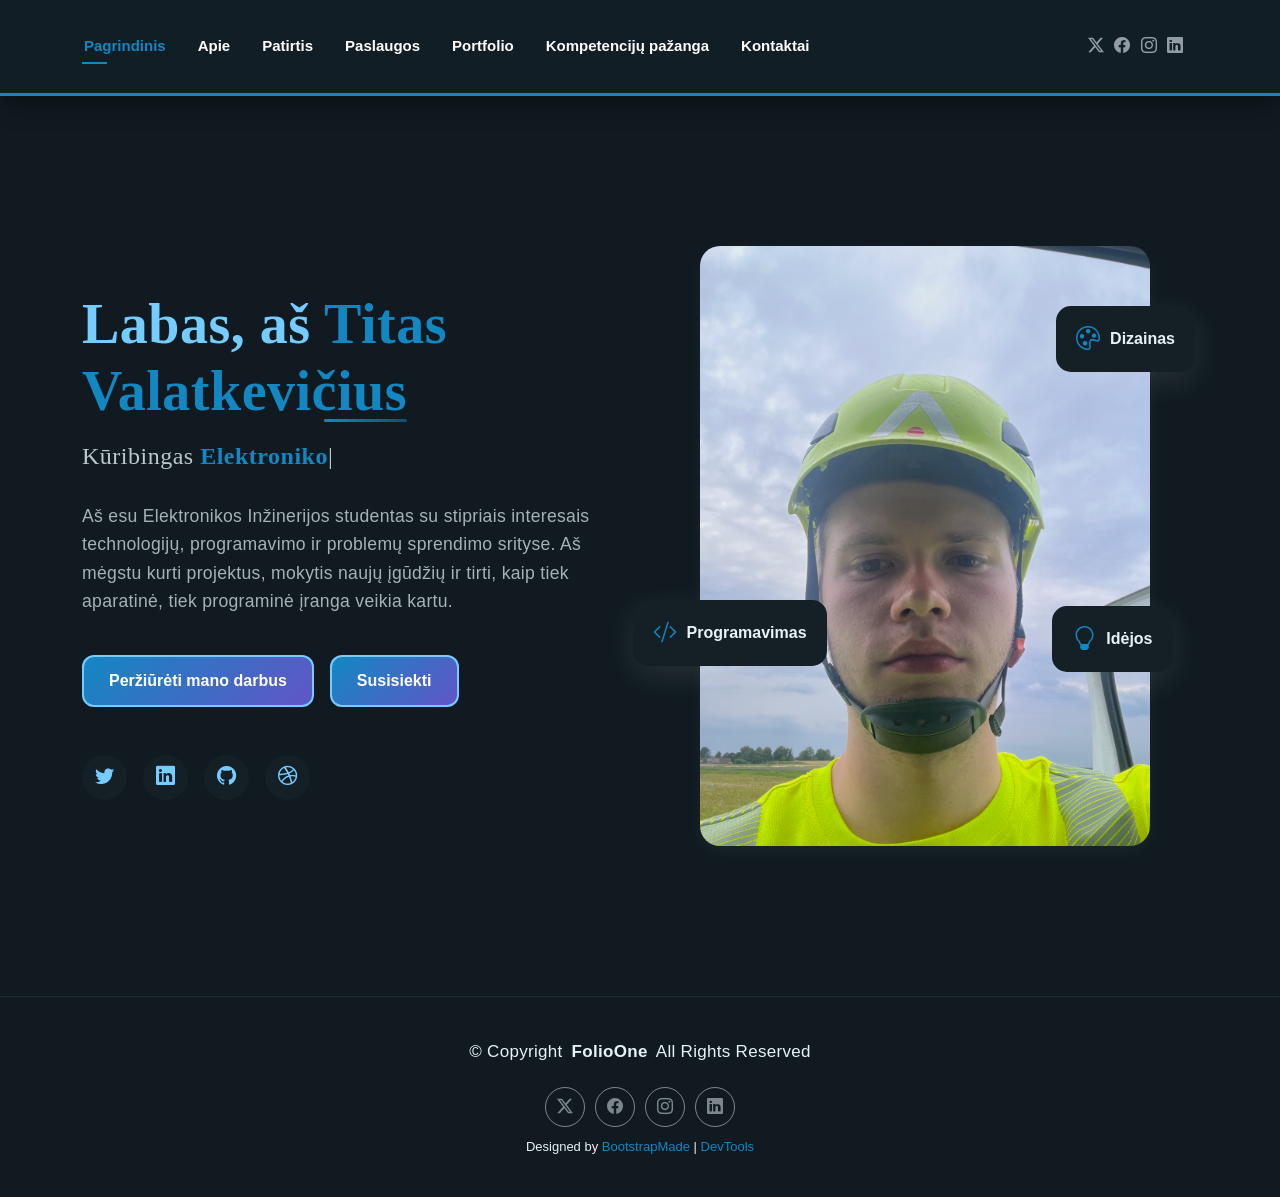
<file: template_1/index.html>
<!DOCTYPE html>
<html lang="lt">

<head>
  <meta charset="utf-8">
  <meta name="author" content="Titas Valatkevičius">
  <meta content="width=device-width, initial-scale=1.0" name="viewport">
  <title>Mano CV</title>
  <meta name="description" content="Titas Valatkevičius CV puslapis">
  <meta name="keywords" content="">

  <!-- Favicons -->
  <link href="assets/img/ikona.png" rel="icon">
  <link href="assets/img/apple-touch-icon.png" rel="apple-touch-icon">

  <!-- Fonts -->
  <link href="https://fonts.googleapis.com" rel="preconnect">
  <link href="https://fonts.gstatic.com" rel="preconnect" crossorigin>
  <link href="https://fonts.googleapis.com/css2?family=Roboto:ital,wght@0,100;0,300;0,400;0,500;0,700;0,900;1,100;1,300;1,400;1,500;1,700;1,900&family=Poppins:ital,wght@0,100;0,200;0,300;0,400;0,500;0,600;0,700;0,800;0,900;1,100;1,200;1,300;1,400;1,500;1,600;1,700;1,800;1,900&family=Raleway:ital,wght@0,100;0,200;0,300;0,400;0,500;0,600;0,700;0,800;0,900;1,100;1,200;1,300;1,400;1,500;1,600;1,700;1,800;1,900&display=swap" rel="stylesheet">

  <!-- Vendor CSS Files -->
  <link href="assets/vendor/bootstrap/css/bootstrap.min.css" rel="stylesheet">
  <link href="assets/vendor/bootstrap-icons/bootstrap-icons.css" rel="stylesheet">
  <link href="assets/vendor/aos/aos.css" rel="stylesheet">
  <link href="assets/vendor/swiper/swiper-bundle.min.css" rel="stylesheet">
  <link href="assets/vendor/glightbox/css/glightbox.min.css" rel="stylesheet">

  <!-- Main CSS File -->
  <link href="assets/css/main.css" rel="stylesheet">
  <link href="assets/css/custom.css" rel="stylesheet">

  <!-- =======================================================
  * Template Name: FolioOne
  * Template URL: https://bootstrapmade.com/folioone-bootstrap-portfolio-website-template/
  * Updated: Aug 23 2025 with Bootstrap v5.3.7
  * Author: Titas Valatkevičius
  * License: https://bootstrapmade.com/license/
  ======================================================== -->
</head>

<body class="index-page">

  <header id="header" class="header d-flex align-items-center light-background sticky-top">
    <div class="container position-relative d-flex align-items-center justify-content-between">

      <!-- <a href="index.html" class="logo d-flex align-items-center me-auto me-xl-0">
      <img src="assets/img/logo.webp" alt="">
      <h1 class="sitename">FolioOne</h1> 
    </a> -->

      <nav id="navmenu" class="navmenu">
        <ul>
          <li><a href="index.html" class="active">Pagrindinis</a></li>
          <li><a href="about.html">Apie</a></li>
          <li><a href="resume.html">Patirtis</a></li>
          <li><a href="services.html">Paslaugos</a></li>
          <li><a href="portfolio.html">Portfolio</a></li>
          <li><a href="kompetencijos.html">Kompetencijų pažanga</a></li>
          <li><a href="contact.html">Kontaktai</a></li>
        </ul>
        <i class="mobile-nav-toggle d-xl-none bi bi-list"></i>
      </nav>

      <div class="header-social-links">
        <a href="#" class="twitter"><i class="bi bi-twitter-x"></i></a>
        <a href="#" class="facebook"><i class="bi bi-facebook"></i></a>
        <a href="#" class="instagram"><i class="bi bi-instagram"></i></a>
        <a href="#" class="linkedin"><i class="bi bi-linkedin"></i></a>
      </div>

    </div>
  </header>

  <main class="main">

    <!-- Hero Section -->
    <section id="hero" class="hero section">

      <div class="container" data-aos="fade-up" data-aos-delay="100">

        <div class="row gy-4 align-items-center">
          <div class="col-lg-6 order-2 order-lg-1">
            <div class="hero-content">
              <h1 data-aos="fade-up" data-aos-delay="200">Labas, aš <span class="highlight">Titas Valatkevičius</span></h1>
              <h2 data-aos="fade-up" data-aos-delay="300">Kūribingas <span class="typed" data-typed-items="Elektronikos Inžinerijos Studentas, Programuotojas, Technologijų Entuziastas ir Automobilių Entuziastas"></span></h2>
              <p data-aos="fade-up" data-aos-delay="400">Aš esu Elektronikos Inžinerijos studentas su stipriais interesais technologijų, programavimo ir problemų sprendimo srityse. Aš mėgstu kurti projektus, mokytis naujų įgūdžių ir tirti, kaip tiek aparatinė, tiek programinė įranga veikia kartu.</p>
              <div class="hero-actions" data-aos="fade-up" data-aos-delay="500">
                <a href="portfolio.html" class="btn btn-primary">Peržiūrėti mano darbus</a>
                <a href="contact.html" class="btn btn-outline">Susisiekti</a>
              </div>
              <div class="social-links" data-aos="fade-up" data-aos-delay="600">
                <a href="#"><i class="bi bi-twitter"></i></a>
                <a href="#"><i class="bi bi-linkedin"></i></a>
                <a href="#"><i class="bi bi-github"></i></a>
                <a href="#"><i class="bi bi-dribbble"></i></a>
              </div>
            </div>
          </div>
          <div class="col-lg-6 order-1 order-lg-2">
            <div class="hero-image" data-aos="zoom-in" data-aos-delay="300">
              <div class="image-wrapper">
                <img src="assets/img/profile/profile-square-11.png" alt="Titas Valatkevičius su apsauginiu šalmu saulės elektrinės statybų vietoje" class="img-fluid" style="max-width: 100%; height: auto;">
                <div class="floating-elements">
                  <div class="floating-card design" data-aos="fade-left" data-aos-delay="700">
                    <i class="bi bi-palette"></i>
                    <span>Dizainas</span>
                  </div>
                  <div class="floating-card code" data-aos="fade-right" data-aos-delay="800">
                    <i class="bi bi-code-slash"></i>
                    <span>Programavimas</span>
                  </div>
                  <div class="floating-card creativity" data-aos="fade-up" data-aos-delay="900">
                    <i class="bi bi-lightbulb"></i>
                    <span>Idėjos</span>
                  </div>
                </div>
              </div>
            </div>
          </div>
        </div>

      </div>

    </section><!-- /Hero Section -->

  </main>

  <footer id="footer" class="footer">

    <div class="container">
      <div class="copyright text-center ">
        <p>© <span>Copyright</span> <strong class="px-1 sitename">FolioOne</strong> <span>All Rights Reserved<br></span></p>
      </div>
      <div class="social-links d-flex justify-content-center">
        <a href=""><i class="bi bi-twitter-x"></i></a>
        <a href=""><i class="bi bi-facebook"></i></a>
        <a href=""><i class="bi bi-instagram"></i></a>
        <a href=""><i class="bi bi-linkedin"></i></a>
      </div>
      <div class="credits">
        <!-- All the links in the footer should remain intact. -->
        <!-- You can delete the links only if you've purchased the pro version. -->
        <!-- Licensing information: https://bootstrapmade.com/license/ -->
        <!-- Purchase the pro version with working PHP/AJAX contact form: [buy-url] -->
        Designed by <a href="https://bootstrapmade.com/">BootstrapMade</a> | <a href="https://bootstrapmade.com/tools/">DevTools</a>
      </div>
    </div>

  </footer>

  <!-- Scroll Top -->
  <a href="#" id="scroll-top" class="scroll-top d-flex align-items-center justify-content-center"><i class="bi bi-arrow-up-short"></i></a>

  <!-- Preloader -->
  <div id="preloader"></div>

  <!-- Vendor JS Files -->
  <script src="assets/vendor/bootstrap/js/bootstrap.bundle.min.js"></script>
  <script src="assets/vendor/php-email-form/validate.js"></script>
  <script src="assets/vendor/aos/aos.js"></script>
  <script src="assets/vendor/typed.js/typed.umd.js"></script>
  <script src="assets/vendor/waypoints/noframework.waypoints.js"></script>
  <script src="assets/vendor/purecounter/purecounter_vanilla.js"></script>
  <script src="assets/vendor/swiper/swiper-bundle.min.js"></script>
  <script src="assets/vendor/imagesloaded/imagesloaded.pkgd.min.js"></script>
  <script src="assets/vendor/isotope-layout/isotope.pkgd.min.js"></script>
  <script src="assets/vendor/glightbox/js/glightbox.min.js"></script>

  <!-- Main JS File -->
  <script src="assets/js/main.js"></script>

</body>

</html>
</file>
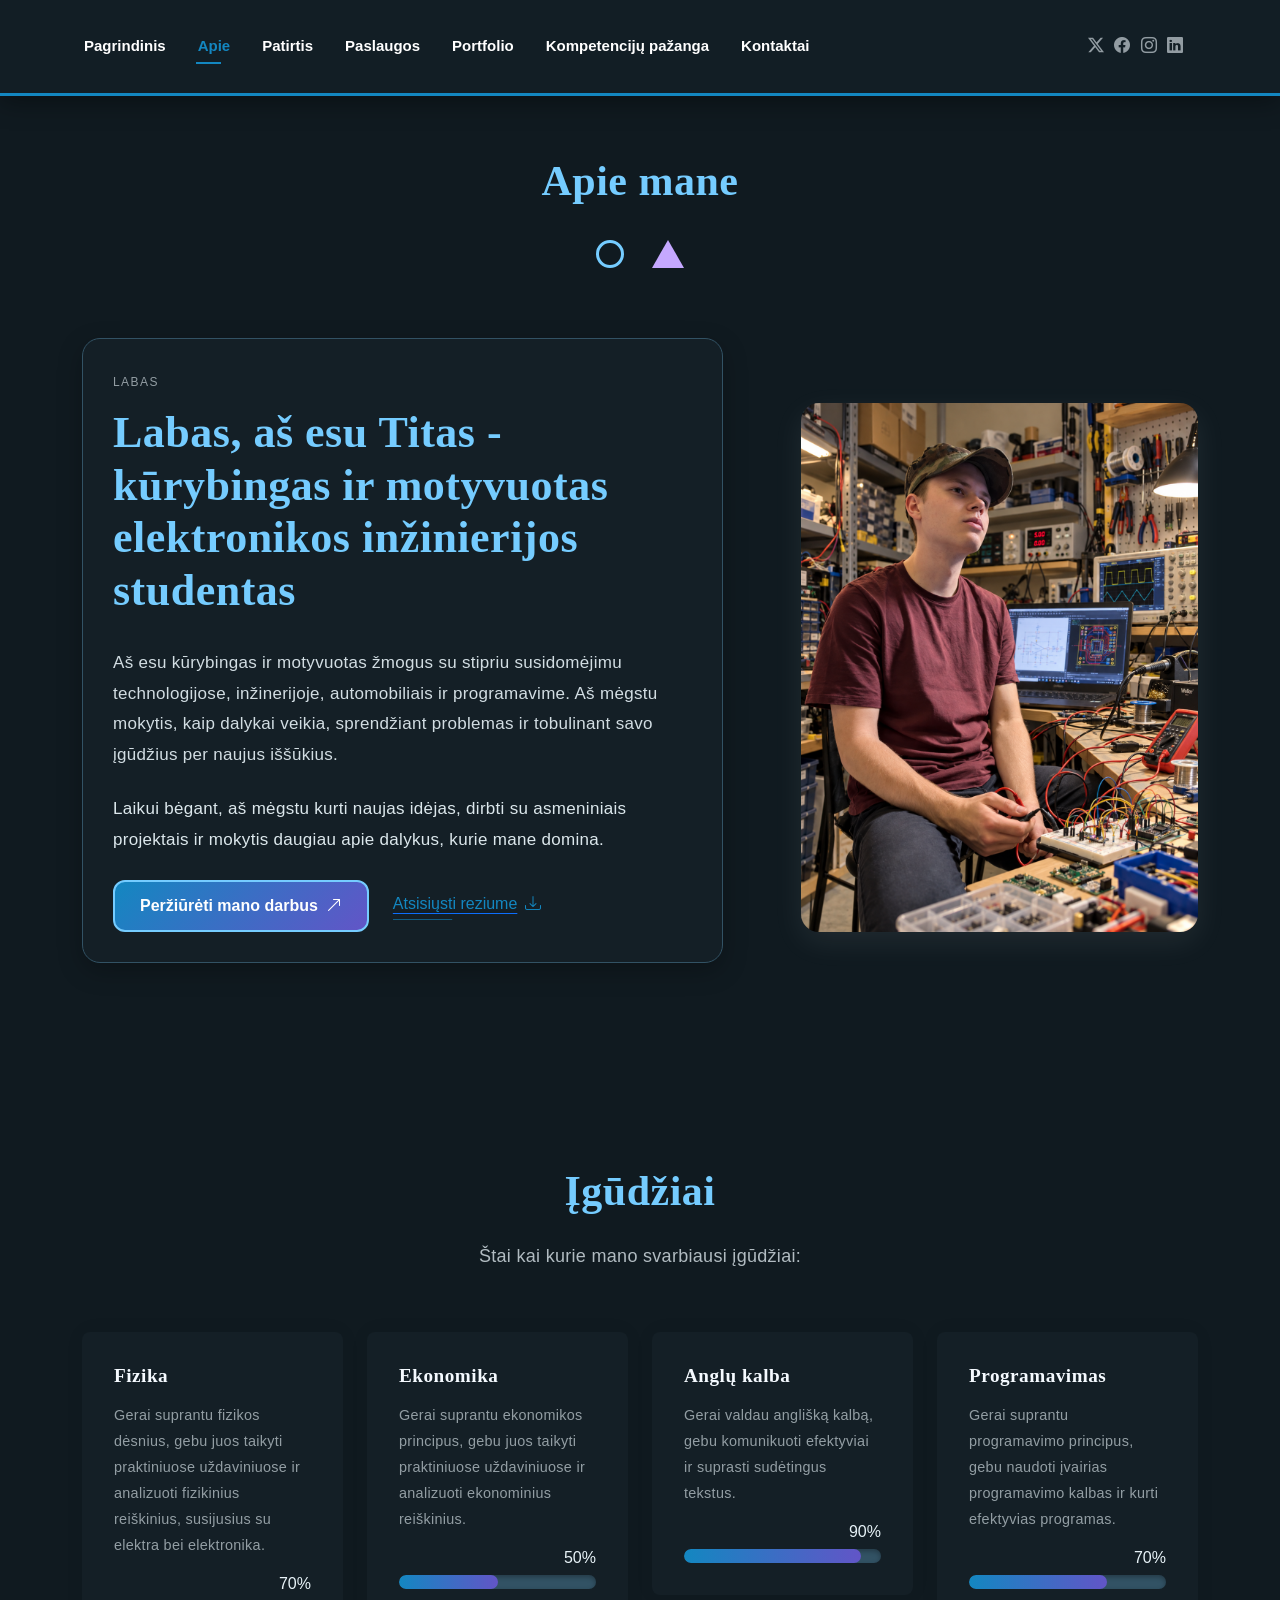
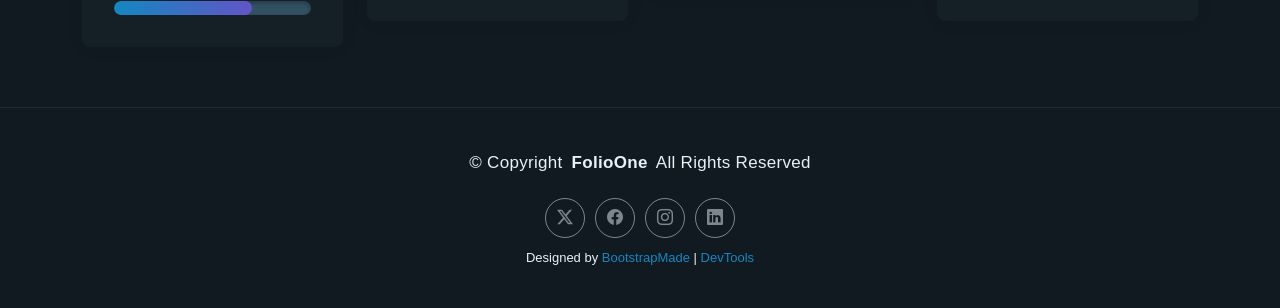
<file: template_1/about.html>
<!DOCTYPE html>
<html lang="lt">

<head>
  <meta charset="utf-8">
  <meta content="width=device-width, initial-scale=1.0" name="viewport">
  <title>Apie Mane</title>
  <meta name="description" content="">
  <meta name="keywords" content="">

  <!-- Favicons -->
  <link href="assets/img/ikona.png" rel="icon">
  <link href="assets/img/apple-touch-icon.png" rel="apple-touch-icon">

  <!-- Fonts -->
  <link href="https://fonts.googleapis.com" rel="preconnect">
  <link href="https://fonts.gstatic.com" rel="preconnect" crossorigin>
  <link href="https://fonts.googleapis.com/css2?family=Roboto:ital,wght@0,100;0,300;0,400;0,500;0,700;0,900;1,100;1,300;1,400;1,500;1,700;1,900&family=Poppins:ital,wght@0,100;0,200;0,300;0,400;0,500;0,600;0,700;0,800;0,900;1,100;1,200;1,300;1,400;1,500;1,600;1,700;1,800;1,900&family=Raleway:ital,wght@0,100;0,200;0,300;0,400;0,500;0,600;0,700;0,800;0,900;1,100;1,200;1,300;1,400;1,500;1,600;1,700;1,800;1,900&display=swap" rel="stylesheet">

  <!-- Vendor CSS Files -->
  <link href="assets/vendor/bootstrap/css/bootstrap.min.css" rel="stylesheet">
  <link href="assets/vendor/bootstrap-icons/bootstrap-icons.css" rel="stylesheet">
  <link href="assets/vendor/aos/aos.css" rel="stylesheet">
  <link href="assets/vendor/swiper/swiper-bundle.min.css" rel="stylesheet">
  <link href="assets/vendor/glightbox/css/glightbox.min.css" rel="stylesheet">

  <!-- Main CSS File -->
  <link href="assets/css/main.css" rel="stylesheet">
  <link href="assets/css/custom.css" rel="stylesheet">

  <!-- =======================================================
  * Template Name: FolioOne
  * Template URL: https://bootstrapmade.com/folioone-bootstrap-portfolio-website-template/
  * Updated: Aug 23 2025 with Bootstrap v5.3.7
  * Author: BootstrapMade.com
  * License: https://bootstrapmade.com/license/
  ======================================================== -->
</head>

<body class="about-page">

  <header id="header" class="header d-flex align-items-center light-background sticky-top">
    <div class="container position-relative d-flex align-items-center justify-content-between">

      <!-- <a href="index.html" class="logo d-flex align-items-center me-auto me-xl-0">
      <img src="assets/img/logo.webp" alt="">
      <h1 class="sitename">FolioOne</h1> 
    </a> -->

      <nav id="navmenu" class="navmenu">
        <ul>
          <li><a href="index.html">Pagrindinis</a></li>
          <li><a href="about.html" class="active">Apie</a></li>
          <li><a href="resume.html">Patirtis</a></li>
          <li><a href="services.html">Paslaugos</a></li>
          <li><a href="portfolio.html">Portfolio</a></li>
          <li><a href="kompetencijos.html">Kompetencijų pažanga</a></li>
          <li><a href="contact.html">Kontaktai</a></li>
        </ul>
        <i class="mobile-nav-toggle d-xl-none bi bi-list"></i>
      </nav>

      <div class="header-social-links">
        <a href="#" class="twitter"><i class="bi bi-twitter-x"></i></a>
        <a href="#" class="facebook"><i class="bi bi-facebook"></i></a>
        <a href="#" class="instagram"><i class="bi bi-instagram"></i></a>
        <a href="#" class="linkedin"><i class="bi bi-linkedin"></i></a>
      </div>

    </div>
  </header>

  <main class="main">

    <!-- About Section -->
    <section id="about" class="about section">

      <!-- Section Title -->
      <div class="container section-title" data-aos="fade-up">
        <h2>Apie mane</h2>
        <div class="ld10-shapes" aria-hidden="true">
          <span class="ld10-circle"></span>
          <span class="ld10-triangle"></span>
        </div>
      </div><!-- End Section Title -->

      <div class="container" data-aos="fade-up" data-aos-delay="100">

        <!-- Intro + Photo -->
        <div class="row align-items-center justify-content-between gy-5 mb-5">
          <div class="col-lg-7" data-aos="fade-right" data-aos-delay="150">
            <div class="intro-content">
              <span class="eyebrow">Labas</span>
              <h2 class="headline">Labas, aš esu Titas - kūrybingas ir motyvuotas elektronikos inžinierijos studentas</h2>
              <p class="lead">
                Aš esu kūrybingas ir motyvuotas žmogus su stipriu susidomėjimu technologijose, inžinerijoje, automobiliais ir programavime. Aš mėgstu mokytis, kaip dalykai veikia, sprendžiant problemas ir tobulinant savo įgūdžius per naujus iššūkius.
              </p>
              <p>
                Laikui bėgant, aš mėgstu kurti naujas idėjas, dirbti su asmeniniais projektais ir mokytis daugiau apie dalykus, kurie mane domina.
              </p>

              <div class="cta-group">
                <a href="#portfolio" class="btn-ghost">
                  Peržiūrėti mano darbus <i class="bi bi-arrow-up-right"></i>
                </a>
                <a href="#" class="link-underline">
                  Atsisiųsti reziume <i class="bi bi-download"></i>
                </a>
              </div>
            </div>
          </div>

          <div class="col-lg-5" data-aos="zoom-in" data-aos-delay="250">
            <figure class="profile-figure text-center text-lg-end">
              <img src="assets/img/profile/as2.png" alt="Aš elektronikos laboratorijoje" class="img-fluid profile-photo" style="max-width: 100%; height: auto;">
            </figure>
          </div>
        </div>
        <!-- End Intro + Photo -->
      </div>
    </section><!-- /About Section -->

    <!-- Skills Section -->
    <section id="skills" class="skills section">

      <!-- Section Title -->
      <div class="container section-title" data-aos="fade-up">
        <h2>Įgūdžiai</h2>
        <p>Štai kai kurie mano svarbiausi įgūdžiai:</p>
      </div><!-- End Section Title -->

      <div class="container" data-aos="fade-up" data-aos-delay="100">

        <div class="row g-4 skills-animation">

          <div class="col-md-6 col-lg-3" data-aos="fade-up" data-aos-delay="100">
            <div class="skill-box">
              <h3>Fizika</h3>
              <p>Gerai suprantu fizikos dėsnius, gebu juos taikyti praktiniuose uždaviniuose ir analizuoti fizikinius reiškinius, susijusius su elektra bei elektronika.</p>
              <span class="text-end d-block">70%</span>
              <div class="progress">
                <div class="progress-bar" role="progressbar" aria-valuenow="70" aria-valuemin="0" aria-valuemax="100"></div>
              </div>
            </div>
          </div>

          <div class="col-md-6 col-lg-3" data-aos="fade-up" data-aos-delay="200">
            <div class="skill-box">
              <h3>Ekonomika</h3>
              <p>Gerai suprantu ekonomikos principus, gebu juos taikyti praktiniuose uždaviniuose ir analizuoti ekonominius reiškinius.</p>
              <span class="text-end d-block">50%</span>
              <div class="progress">
                <div class="progress-bar" role="progressbar" aria-valuenow="50" aria-valuemin="0" aria-valuemax="100"></div>
              </div>
            </div>
          </div>

          <div class="col-md-6 col-lg-3" data-aos="fade-up" data-aos-delay="300">
            <div class="skill-box">
              <h3>Anglų kalba</h3>
              <p>Gerai valdau anglišką kalbą, gebu komunikuoti efektyviai ir suprasti sudėtingus tekstus.</p>
              <span class="text-end d-block">90%</span>
              <div class="progress">
                <div class="progress-bar" role="progressbar" aria-valuenow="90" aria-valuemin="0" aria-valuemax="100"></div>
              </div>
            </div>
          </div>

          <div class="col-md-6 col-lg-3" data-aos="fade-up" data-aos-delay="400">
            <div class="skill-box">
              <h3>Programavimas</h3>
              <p>Gerai suprantu programavimo principus, gebu naudoti įvairias programavimo kalbas ir kurti efektyvias programas.</p>
              <span class="text-end d-block">70%</span>
              <div class="progress">
                <div class="progress-bar" role="progressbar" aria-valuenow="70" aria-valuemin="0" aria-valuemax="100">
                </div>
              </div>
            </div>
          </div>

        </div>

      </div>

    </section><!-- /Skills Section -->
  </main>

  <footer id="footer" class="footer">

    <div class="container">
      <div class="copyright text-center ">
        <p>© <span>Copyright</span> <strong class="px-1 sitename">FolioOne</strong> <span>All Rights Reserved<br></span></p>
      </div>
      <div class="social-links d-flex justify-content-center">
        <a href=""><i class="bi bi-twitter-x"></i></a>
        <a href=""><i class="bi bi-facebook"></i></a>
        <a href=""><i class="bi bi-instagram"></i></a>
        <a href=""><i class="bi bi-linkedin"></i></a>
      </div>
      <div class="credits">
        <!-- All the links in the footer should remain intact. -->
        <!-- You can delete the links only if you've purchased the pro version. -->
        <!-- Licensing information: https://bootstrapmade.com/license/ -->
        <!-- Purchase the pro version with working PHP/AJAX contact form: [buy-url] -->
        Designed by <a href="https://bootstrapmade.com/">BootstrapMade</a> | <a href="https://bootstrapmade.com/tools/">DevTools</a>
      </div>
    </div>

  </footer>

  <!-- Scroll Top -->
  <a href="#" id="scroll-top" class="scroll-top d-flex align-items-center justify-content-center"><i class="bi bi-arrow-up-short"></i></a>

  <!-- Preloader -->
  <div id="preloader"></div>

  <!-- Vendor JS Files -->
  <script src="assets/vendor/bootstrap/js/bootstrap.bundle.min.js"></script>
  <script src="assets/vendor/php-email-form/validate.js"></script>
  <script src="assets/vendor/aos/aos.js"></script>
  <script src="assets/vendor/typed.js/typed.umd.js"></script>
  <script src="assets/vendor/waypoints/noframework.waypoints.js"></script>
  <script src="assets/vendor/purecounter/purecounter_vanilla.js"></script>
  <script src="assets/vendor/swiper/swiper-bundle.min.js"></script>
  <script src="assets/vendor/imagesloaded/imagesloaded.pkgd.min.js"></script>
  <script src="assets/vendor/isotope-layout/isotope.pkgd.min.js"></script>
  <script src="assets/vendor/glightbox/js/glightbox.min.js"></script>

  <!-- Main JS File -->
  <script src="assets/js/main.js"></script>

</body>

</html>
</file>
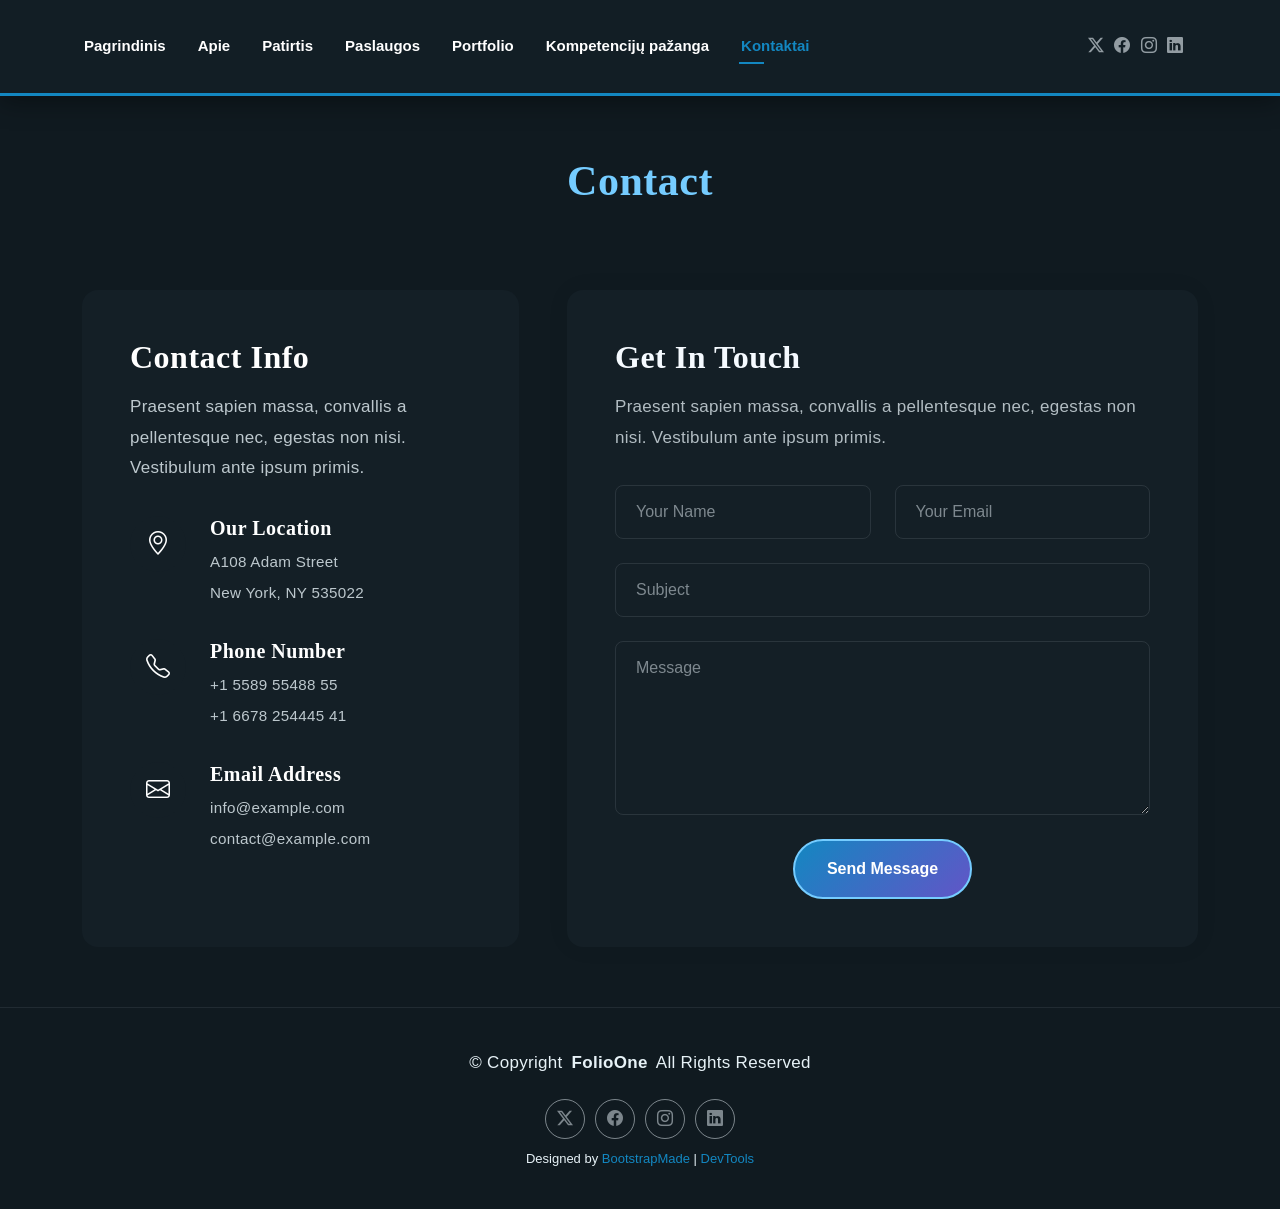
<file: template_1/contact.html>
<!DOCTYPE html>
<html lang="lt">

<head>
  <meta charset="utf-8">
  <meta content="width=device-width, initial-scale=1.0" name="viewport">
  <title>Kontaktai</title>
  <meta name="description" content="">
  <meta name="keywords" content="">

  <!-- Favicons -->
  <link href="assets/img/ikona.png" rel="icon">
  <link href="assets/img/apple-touch-icon.png" rel="apple-touch-icon">

  <!-- Fonts -->
  <link href="https://fonts.googleapis.com" rel="preconnect">
  <link href="https://fonts.gstatic.com" rel="preconnect" crossorigin>
  <link href="https://fonts.googleapis.com/css2?family=Roboto:ital,wght@0,100;0,300;0,400;0,500;0,700;0,900;1,100;1,300;1,400;1,500;1,700;1,900&family=Poppins:ital,wght@0,100;0,200;0,300;0,400;0,500;0,600;0,700;0,800;0,900;1,100;1,200;1,300;1,400;1,500;1,600;1,700;1,800;1,900&family=Raleway:ital,wght@0,100;0,200;0,300;0,400;0,500;0,600;0,700;0,800;0,900;1,100;1,200;1,300;1,400;1,500;1,600;1,700;1,800;1,900&display=swap" rel="stylesheet">

  <!-- Vendor CSS Files -->
  <link href="assets/vendor/bootstrap/css/bootstrap.min.css" rel="stylesheet">
  <link href="assets/vendor/bootstrap-icons/bootstrap-icons.css" rel="stylesheet">
  <link href="assets/vendor/aos/aos.css" rel="stylesheet">
  <link href="assets/vendor/swiper/swiper-bundle.min.css" rel="stylesheet">
  <link href="assets/vendor/glightbox/css/glightbox.min.css" rel="stylesheet">

  <!-- Main CSS File -->
  <link href="assets/css/main.css" rel="stylesheet">
  <link href="assets/css/custom.css" rel="stylesheet">

  <!-- =======================================================
  * Template Name: FolioOne
  * Template URL: https://bootstrapmade.com/folioone-bootstrap-portfolio-website-template/
  * Updated: Aug 23 2025 with Bootstrap v5.3.7
  * Author: BootstrapMade.com
  * License: https://bootstrapmade.com/license/
  ======================================================== -->
</head>

<body class="contact-page">

  <header id="header" class="header d-flex align-items-center light-background sticky-top">
    <div class="container position-relative d-flex align-items-center justify-content-between">

      <!-- <a href="index.html" class="logo d-flex align-items-center me-auto me-xl-0">
      <img src="assets/img/logo.webp" alt="">
      <h1 class="sitename">FolioOne</h1> 
    </a> -->

      <nav id="navmenu" class="navmenu">
        <ul>
          <li><a href="index.html">Pagrindinis</a></li>
          <li><a href="about.html">Apie</a></li>
          <li><a href="resume.html">Patirtis</a></li>
          <li><a href="services.html">Paslaugos</a></li>
          <li><a href="portfolio.html">Portfolio</a></li>
          <li><a href="kompetencijos.html">Kompetencijų pažanga</a></li>
          <li><a href="contact.html" class="active">Kontaktai</a></li>
        </ul>
        <i class="mobile-nav-toggle d-xl-none bi bi-list"></i>
      </nav>

      <div class="header-social-links">
        <a href="#" class="twitter"><i class="bi bi-twitter-x"></i></a>
        <a href="#" class="facebook"><i class="bi bi-facebook"></i></a>
        <a href="#" class="instagram"><i class="bi bi-instagram"></i></a>
        <a href="#" class="linkedin"><i class="bi bi-linkedin"></i></a>
      </div>

    </div>
  </header>

  <main class="main">

    <!-- Contact Section -->
    <section id="contact" class="contact section">

      <!-- Section Title -->
      <div class="container section-title" data-aos="fade-up">
        <h2>Contact</h2>
      </div><!-- End Section Title -->

      <div class="container" data-aos="fade-up" data-aos-delay="100">

        <div class="row g-4 g-lg-5">
          <div class="col-lg-5">
            <div class="info-box" data-aos="fade-up" data-aos-delay="200">
              <h3>Contact Info</h3>
              <p>Praesent sapien massa, convallis a pellentesque nec, egestas non nisi. Vestibulum ante ipsum primis.</p>

              <div class="info-item" data-aos="fade-up" data-aos-delay="300">
                <div class="icon-box">
                  <i class="bi bi-geo-alt"></i>
                </div>
                <div class="content">
                  <h4>Our Location</h4>
                  <p>A108 Adam Street</p>
                  <p>New York, NY 535022</p>
                </div>
              </div>

              <div class="info-item" data-aos="fade-up" data-aos-delay="400">
                <div class="icon-box">
                  <i class="bi bi-telephone"></i>
                </div>
                <div class="content">
                  <h4>Phone Number</h4>
                  <p>+1 5589 55488 55</p>
                  <p>+1 6678 254445 41</p>
                </div>
              </div>

              <div class="info-item" data-aos="fade-up" data-aos-delay="500">
                <div class="icon-box">
                  <i class="bi bi-envelope"></i>
                </div>
                <div class="content">
                  <h4>Email Address</h4>
                  <p>info@example.com</p>
                  <p>contact@example.com</p>
                </div>
              </div>
            </div>
          </div>

          <div class="col-lg-7">
            <div class="contact-form" data-aos="fade-up" data-aos-delay="300">
              <h3>Get In Touch</h3>
              <p>Praesent sapien massa, convallis a pellentesque nec, egestas non nisi. Vestibulum ante ipsum primis.</p>

              <form action="forms/contact.php" method="post" class="php-email-form" data-aos="fade-up" data-aos-delay="200">
                <div class="row gy-4">

                  <div class="col-md-6">
                    <input type="text" name="name" class="form-control" placeholder="Your Name" required="">
                  </div>

                  <div class="col-md-6 ">
                    <input type="email" class="form-control" name="email" placeholder="Your Email" required="">
                  </div>

                  <div class="col-12">
                    <input type="text" class="form-control" name="subject" placeholder="Subject" required="">
                  </div>

                  <div class="col-12">
                    <textarea class="form-control" name="message" rows="6" placeholder="Message" required=""></textarea>
                  </div>

                  <div class="col-12 text-center">
                    <div class="loading">Loading</div>
                    <div class="error-message"></div>
                    <div class="sent-message">Your message has been sent. Thank you!</div>

                    <button type="submit" class="btn">Send Message</button>
                  </div>

                </div>
              </form>

            </div>
          </div>

        </div>

      </div>

    </section><!-- /Contact Section -->

  </main>

  <footer id="footer" class="footer">

    <div class="container">
      <div class="copyright text-center ">
        <p>© <span>Copyright</span> <strong class="px-1 sitename">FolioOne</strong> <span>All Rights Reserved<br></span></p>
      </div>
      <div class="social-links d-flex justify-content-center">
        <a href=""><i class="bi bi-twitter-x"></i></a>
        <a href=""><i class="bi bi-facebook"></i></a>
        <a href=""><i class="bi bi-instagram"></i></a>
        <a href=""><i class="bi bi-linkedin"></i></a>
      </div>
      <div class="credits">
        <!-- All the links in the footer should remain intact. -->
        <!-- You can delete the links only if you've purchased the pro version. -->
        <!-- Licensing information: https://bootstrapmade.com/license/ -->
        <!-- Purchase the pro version with working PHP/AJAX contact form: [buy-url] -->
        Designed by <a href="https://bootstrapmade.com/">BootstrapMade</a> | <a href="https://bootstrapmade.com/tools/">DevTools</a>
      </div>
    </div>

  </footer>

  <!-- Scroll Top -->
  <a href="#" id="scroll-top" class="scroll-top d-flex align-items-center justify-content-center"><i class="bi bi-arrow-up-short"></i></a>

  <!-- Preloader -->
  <div id="preloader"></div>

  <!-- Vendor JS Files -->
  <script src="assets/vendor/bootstrap/js/bootstrap.bundle.min.js"></script>
  <script src="assets/vendor/php-email-form/validate.js"></script>
  <script src="assets/vendor/aos/aos.js"></script>
  <script src="assets/vendor/typed.js/typed.umd.js"></script>
  <script src="assets/vendor/waypoints/noframework.waypoints.js"></script>
  <script src="assets/vendor/purecounter/purecounter_vanilla.js"></script>
  <script src="assets/vendor/swiper/swiper-bundle.min.js"></script>
  <script src="assets/vendor/imagesloaded/imagesloaded.pkgd.min.js"></script>
  <script src="assets/vendor/isotope-layout/isotope.pkgd.min.js"></script>
  <script src="assets/vendor/glightbox/js/glightbox.min.js"></script>

  <!-- Main JS File -->
  <script src="assets/js/main.js"></script>

</body>

</html>
</file>
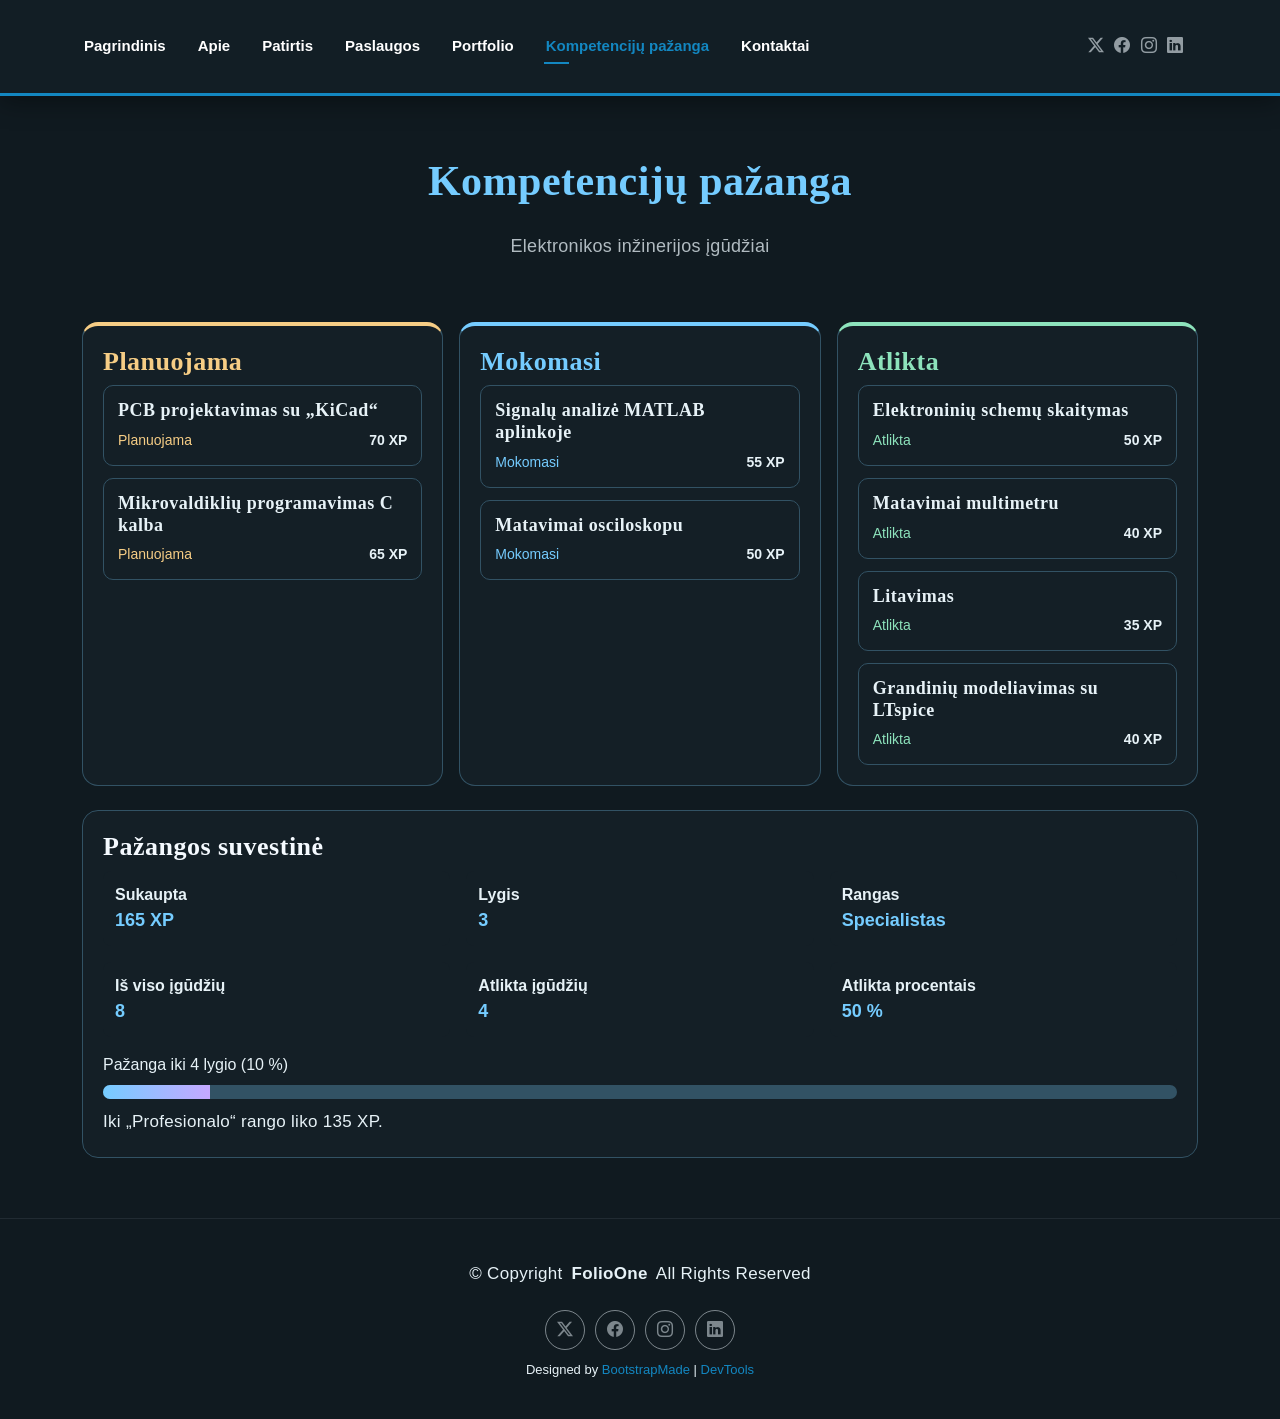
<file: template_1/kompetencijos.html>
<!DOCTYPE html>
<html lang="lt">

<head>
  <meta charset="utf-8">
  <meta content="width=device-width, initial-scale=1.0" name="viewport">
  <title>Kompetencijų pažanga</title>
  <meta name="description" content="">
  <meta name="keywords" content="">

  <!-- Favicons -->
  <link href="assets/img/ikona.png" rel="icon">
  <link href="assets/img/apple-touch-icon.png" rel="apple-touch-icon">

  <!-- Fonts -->
  <link href="https://fonts.googleapis.com" rel="preconnect">
  <link href="https://fonts.gstatic.com" rel="preconnect" crossorigin>
  <link href="https://fonts.googleapis.com/css2?family=Roboto:ital,wght@0,100;0,300;0,400;0,500;0,700;0,900;1,100;1,300;1,400;1,500;1,700;1,900&family=Poppins:ital,wght@0,100;0,200;0,300;0,400;0,500;0,600;0,700;0,800;0,900;1,100;1,200;1,300;1,400;1,500;1,600;1,700;1,800;1,900&family=Raleway:ital,wght@0,100;0,200;0,300;0,400;0,500;0,600;0,700;0,800;0,900;1,100;1,200;1,300;1,400;1,500;1,600;1,700;1,800;1,900&display=swap" rel="stylesheet">

  <!-- Vendor CSS Files -->
  <link href="assets/vendor/bootstrap/css/bootstrap.min.css" rel="stylesheet">
  <link href="assets/vendor/bootstrap-icons/bootstrap-icons.css" rel="stylesheet">
  <link href="assets/vendor/aos/aos.css" rel="stylesheet">
  <link href="assets/vendor/swiper/swiper-bundle.min.css" rel="stylesheet">
  <link href="assets/vendor/glightbox/css/glightbox.min.css" rel="stylesheet">

  <!-- Main CSS File -->
  <link href="assets/css/main.css" rel="stylesheet">
  <link href="assets/css/custom.css" rel="stylesheet">

  <!-- =======================================================
  * Template Name: FolioOne
  * Template URL: https://bootstrapmade.com/folioone-bootstrap-portfolio-website-template/
  * Updated: Aug 23 2025 with Bootstrap v5.3.7
  * Author: BootstrapMade.com
  * License: https://bootstrapmade.com/license/
  ======================================================== -->
</head>

<body class="kompetencijos-page">

  <header id="header" class="header d-flex align-items-center light-background sticky-top">
    <div class="container position-relative d-flex align-items-center justify-content-between">

      <!-- <a href="index.html" class="logo d-flex align-items-center me-auto me-xl-0">
      <img src="assets/img/logo.webp" alt="">
      <h1 class="sitename">FolioOne</h1>
    </a> -->

      <nav id="navmenu" class="navmenu">
        <ul>
          <li><a href="index.html">Pagrindinis</a></li>
          <li><a href="about.html">Apie</a></li>
          <li><a href="resume.html">Patirtis</a></li>
          <li><a href="services.html">Paslaugos</a></li>
          <li><a href="portfolio.html">Portfolio</a></li>
          <li><a href="kompetencijos.html" class="active" aria-current="page">Kompetencijų pažanga</a></li>
          <li><a href="contact.html">Kontaktai</a></li>
        </ul>
        <i class="mobile-nav-toggle d-xl-none bi bi-list"></i>
      </nav>

      <div class="header-social-links">
        <a href="#" class="twitter"><i class="bi bi-twitter-x"></i></a>
        <a href="#" class="facebook"><i class="bi bi-facebook"></i></a>
        <a href="#" class="instagram"><i class="bi bi-instagram"></i></a>
        <a href="#" class="linkedin"><i class="bi bi-linkedin"></i></a>
      </div>

    </div>
  </header>

  <main class="main">
    <section id="kompetencijos" class="section ld10-skills" aria-labelledby="ld10-title">
      <div class="container section-title">
        <h2 id="ld10-title">Kompetencijų pažanga</h2>
        <p>Elektronikos inžinerijos įgūdžiai</p>
      </div>

      <div class="container">
        <div class="ld10-board">
        <div class="ld10-column ld10-planned">
          <h3>Planuojama</h3>
          <ul>
            <li class="ld10-card">
              <h4>PCB projektavimas su „KiCad“</h4>
              <div class="ld10-card-meta"><span>Planuojama</span><strong>70 XP</strong></div>
            </li>
            <li class="ld10-card">
              <h4>Mikrovaldiklių programavimas C kalba</h4>
              <div class="ld10-card-meta"><span>Planuojama</span><strong>65 XP</strong></div>
            </li>
          </ul>
        </div>
        <div class="ld10-column ld10-learning">
          <h3>Mokomasi</h3>
          <ul>
            <li class="ld10-card">
              <h4>Signalų analizė MATLAB aplinkoje</h4>
              <div class="ld10-card-meta"><span>Mokomasi</span><strong>55 XP</strong></div>
            </li>
            <li class="ld10-card">
              <h4>Matavimai osciloskopu</h4>
              <div class="ld10-card-meta"><span>Mokomasi</span><strong>50 XP</strong></div>
            </li>
          </ul>
        </div>
        <div class="ld10-column ld10-done">
          <h3>Atlikta</h3>
          <ul>
            <li class="ld10-card">
              <h4>Elektroninių schemų skaitymas</h4>
              <div class="ld10-card-meta"><span>Atlikta</span><strong>50 XP</strong></div>
            </li>
            <li class="ld10-card">
              <h4>Matavimai multimetru</h4>
              <div class="ld10-card-meta"><span>Atlikta</span><strong>40 XP</strong></div>
            </li>
            <li class="ld10-card">
              <h4>Litavimas</h4>
              <div class="ld10-card-meta"><span>Atlikta</span><strong>35 XP</strong></div>
            </li>
            <li class="ld10-card">
              <h4>Grandinių modeliavimas su LTspice</h4>
              <div class="ld10-card-meta"><span>Atlikta</span><strong>40 XP</strong></div>
            </li>
          </ul>
        </div>
        </div>

        <section class="ld10-summary" aria-labelledby="ld10-summary-title">
          <h3 id="ld10-summary-title">Pažangos suvestinė</h3>
          <dl class="ld10-metrics">
            <div><dt>Sukaupta</dt><dd>165 XP</dd></div>
            <div><dt>Lygis</dt><dd>3</dd></div>
            <div><dt>Rangas</dt><dd>Specialistas</dd></div>
            <div><dt>Iš viso įgūdžių</dt><dd>8</dd></div>
            <div><dt>Atlikta įgūdžių</dt><dd>4</dd></div>
            <div><dt>Atlikta procentais</dt><dd>50 %</dd></div>
          </dl>
          <label for="ld10-xp">Pažanga iki 4 lygio (10 %)</label>
          <progress id="ld10-xp" class="ld10-progress" value="15" max="150">10 %</progress>
          <p>Iki „Profesionalo“ rango liko 135 XP.</p>
        </section>
      </div>
    </section>
  </main>

  <footer id="footer" class="footer">

    <div class="container">
      <div class="copyright text-center ">
        <p>© <span>Copyright</span> <strong class="px-1 sitename">FolioOne</strong> <span>All Rights Reserved<br></span></p>
      </div>
      <div class="social-links d-flex justify-content-center">
        <a href=""><i class="bi bi-twitter-x"></i></a>
        <a href=""><i class="bi bi-facebook"></i></a>
        <a href=""><i class="bi bi-instagram"></i></a>
        <a href=""><i class="bi bi-linkedin"></i></a>
      </div>
      <div class="credits">
        <!-- All the links in the footer should remain intact. -->
        <!-- You can delete the links only if you've purchased the pro version. -->
        <!-- Licensing information: https://bootstrapmade.com/license/ -->
        <!-- Purchase the pro version with working PHP/AJAX contact form: [buy-url] -->
        Designed by <a href="https://bootstrapmade.com/">BootstrapMade</a> | <a href="https://bootstrapmade.com/tools/">DevTools</a>
      </div>
    </div>

  </footer>

  <!-- Scroll Top -->
  <a href="#" id="scroll-top" class="scroll-top d-flex align-items-center justify-content-center"><i class="bi bi-arrow-up-short"></i></a>

  <!-- Preloader -->
  <div id="preloader"></div>

  <!-- Vendor JS Files -->
  <script src="assets/vendor/bootstrap/js/bootstrap.bundle.min.js"></script>
  <script src="assets/vendor/php-email-form/validate.js"></script>
  <script src="assets/vendor/aos/aos.js"></script>
  <script src="assets/vendor/typed.js/typed.umd.js"></script>
  <script src="assets/vendor/waypoints/noframework.waypoints.js"></script>
  <script src="assets/vendor/purecounter/purecounter_vanilla.js"></script>
  <script src="assets/vendor/swiper/swiper-bundle.min.js"></script>
  <script src="assets/vendor/imagesloaded/imagesloaded.pkgd.min.js"></script>
  <script src="assets/vendor/isotope-layout/isotope.pkgd.min.js"></script>
  <script src="assets/vendor/glightbox/js/glightbox.min.js"></script>

  <!-- Main JS File -->
  <script src="assets/js/main.js"></script>

</body>

</html>
</file>
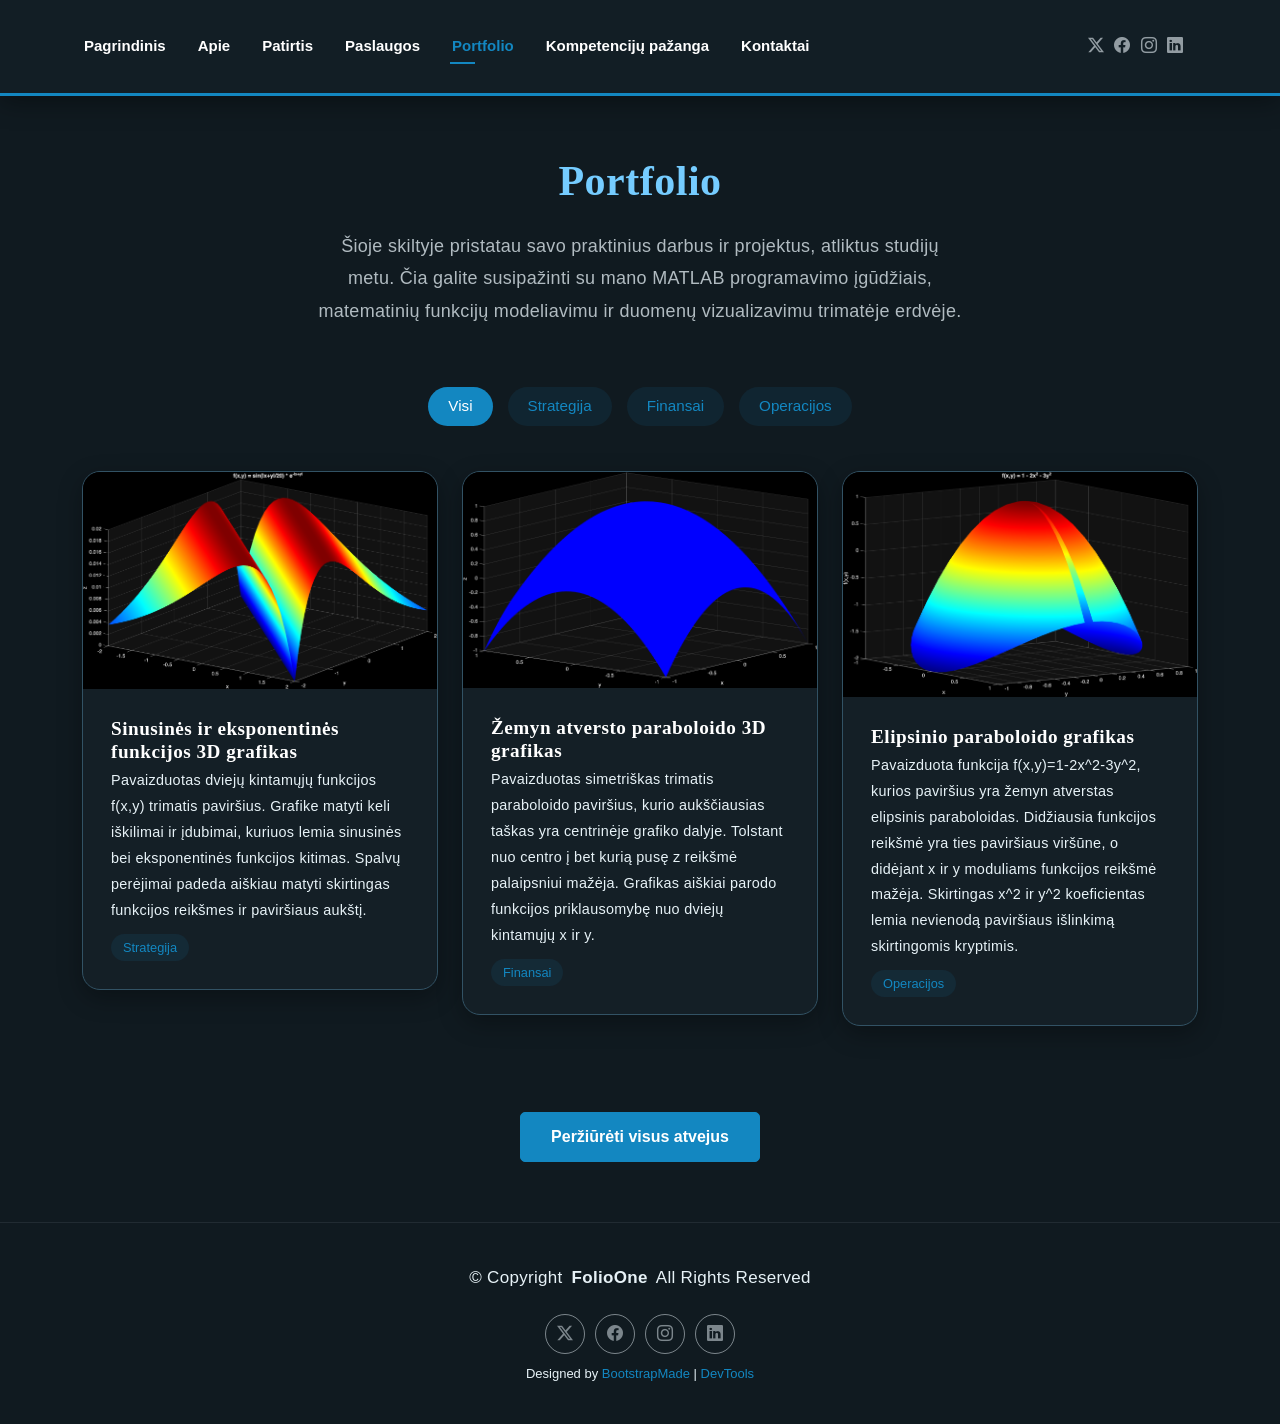
<file: template_1/portfolio.html>
<!DOCTYPE html>
<html lang="lt">

<head>
  <meta charset="utf-8">
  <meta content="width=device-width, initial-scale=1.0" name="viewport">
  <title>Portfolio</title>
  <meta name="description" content="">
  <meta name="keywords" content="">

  <!-- Favicons -->
  <link href="assets/img/ikona.png" rel="icon">
  <link href="assets/img/apple-touch-icon.png" rel="apple-touch-icon">

  <!-- Fonts -->
  <link href="https://fonts.googleapis.com" rel="preconnect">
  <link href="https://fonts.gstatic.com" rel="preconnect" crossorigin>
  <link href="https://fonts.googleapis.com/css2?family=Roboto:ital,wght@0,100;0,300;0,400;0,500;0,700;0,900;1,100;1,300;1,400;1,500;1,700;1,900&family=Poppins:ital,wght@0,100;0,200;0,300;0,400;0,500;0,600;0,700;0,800;0,900;1,100;1,200;1,300;1,400;1,500;1,600;1,700;1,800;1,900&family=Raleway:ital,wght@0,100;0,200;0,300;0,400;0,500;0,600;0,700;0,800;0,900;1,100;1,200;1,300;1,400;1,500;1,600;1,700;1,800;1,900&display=swap" rel="stylesheet">

  <!-- Vendor CSS Files -->
  <link href="assets/vendor/bootstrap/css/bootstrap.min.css" rel="stylesheet">
  <link href="assets/vendor/bootstrap-icons/bootstrap-icons.css" rel="stylesheet">
  <link href="assets/vendor/aos/aos.css" rel="stylesheet">
  <link href="assets/vendor/swiper/swiper-bundle.min.css" rel="stylesheet">
  <link href="assets/vendor/glightbox/css/glightbox.min.css" rel="stylesheet">

  <!-- Main CSS File -->
  <link href="assets/css/main.css" rel="stylesheet">
  <link href="assets/css/custom.css" rel="stylesheet">

  <!-- =======================================================
  * Template Name: FolioOne
  * Template URL: https://bootstrapmade.com/folioone-bootstrap-portfolio-website-template/
  * Updated: Aug 23 2025 with Bootstrap v5.3.7
  * Author: BootstrapMade.com
  * License: https://bootstrapmade.com/license/
  ======================================================== -->
</head>

<body class="portfolio-page">

  <header id="header" class="header d-flex align-items-center light-background sticky-top">
    <div class="container position-relative d-flex align-items-center justify-content-between">

      <!-- <a href="index.html" class="logo d-flex align-items-center me-auto me-xl-0">
      <img src="assets/img/logo.webp" alt="">
      <h1 class="sitename">FolioOne</h1> 
    </a> -->

      <nav id="navmenu" class="navmenu">
        <ul>
          <li><a href="index.html">Pagrindinis</a></li>
          <li><a href="about.html">Apie</a></li>
          <li><a href="resume.html">Patirtis</a></li>
          <li><a href="services.html">Paslaugos</a></li>
          <li><a href="portfolio.html" class="active">Portfolio</a></li>
          <li><a href="kompetencijos.html">Kompetencijų pažanga</a></li>
          <li><a href="contact.html">Kontaktai</a></li>
        </ul>
        <i class="mobile-nav-toggle d-xl-none bi bi-list"></i>
      </nav>

      <div class="header-social-links">
        <a href="#" class="twitter"><i class="bi bi-twitter-x"></i></a>
        <a href="#" class="facebook"><i class="bi bi-facebook"></i></a>
        <a href="#" class="instagram"><i class="bi bi-instagram"></i></a>
        <a href="#" class="linkedin"><i class="bi bi-linkedin"></i></a>
      </div>

    </div>
  </header>

  <main class="main">

    <!-- Portfolio Section -->
    <section id="portfolio" class="portfolio section">

      <!-- Section Title -->
      <div class="container section-title" data-aos="fade-up">
        <h2>Portfolio</h2>
        <p>Šioje skiltyje pristatau savo praktinius darbus ir projektus, atliktus studijų metu. Čia galite susipažinti su mano MATLAB programavimo įgūdžiais, matematinių funkcijų modeliavimu ir duomenų vizualizavimu trimatėje erdvėje.</p>
      </div><!-- End Section Title -->

      <div class="container" data-aos="fade-up" data-aos-delay="100">

        <div class="isotope-layout" data-default-filter="*" data-layout="masonry" data-sort="original-order">
          <ul class="portfolio-filters isotope-filters" data-aos="fade-up" data-aos-delay="200">
            <li data-filter="*" class="filter-active">Visi</li>
            <li data-filter=".filter-strategy">Strategija</li>
            <li data-filter=".filter-finance">Finansai</li>
            <li data-filter=".filter-operations">Operacijos</li>
          </ul><!-- End Portfolio Filters -->

          <div class="row gy-4 isotope-container" data-aos="fade-up" data-aos-delay="300">
            <div class="col-lg-4 col-md-6 portfolio-item isotope-item filter-strategy">
              <div class="portfolio-card">
                <div class="portfolio-img">
                  <img src="assets/img/portfolio/Figure_9.png" alt="Sinusinės ir eksponentinės funkcijos 3D grafikas" class="img-fluid" style="width: 100%; height: auto;">
                  <div class="portfolio-overlay">
                    <a href="assets/img/portfolio/Figure_9.png" class="glightbox portfolio-lightbox"><i class="bi bi-plus"></i></a>
                    <a href="#" class="portfolio-details-link"><i class="bi bi-link"></i></a>
                  </div>
                </div>
                <div class="portfolio-info">
                  <h4>Sinusinės ir eksponentinės funkcijos 3D grafikas</h4>
                  <p>Pavaizduotas dviejų kintamųjų funkcijos f(x,y) trimatis paviršius. Grafike matyti keli iškilimai ir įdubimai, kuriuos lemia sinusinės bei eksponentinės funkcijos kitimas. Spalvų perėjimai padeda aiškiau matyti skirtingas funkcijos reikšmes ir paviršiaus aukštį.</p>
                  <div class="portfolio-tags">
                    <span>Strategija</span>
                  </div>
                </div>
              </div>
            </div>

            <div class="col-lg-4 col-md-6 portfolio-item isotope-item filter-finance">
              <div class="portfolio-card">
                <div class="portfolio-img">
                  <img src="assets/img/portfolio/Figure_13.png" alt="Žemyn atversto paraboloido 3D grafikas" class="img-fluid" style="width: 100%; height: auto;">
                  <div class="portfolio-overlay">
                    <a href="assets/img/portfolio/Figure_13.png" class="glightbox portfolio-lightbox"><i class="bi bi-plus"></i></a>
                    <a href="#" class="portfolio-details-link"><i class="bi bi-link"></i></a>
                  </div>
                </div>
                <div class="portfolio-info">
                  <h4>Žemyn atversto paraboloido 3D grafikas</h4>
                  <p>Pavaizduotas simetriškas trimatis paraboloido paviršius, kurio aukščiausias taškas yra centrinėje grafiko dalyje. Tolstant nuo centro į bet kurią pusę z reikšmė palaipsniui mažėja. Grafikas aiškiai parodo funkcijos priklausomybę nuo dviejų kintamųjų x ir y.</p>
                  <div class="portfolio-tags">
                    <span>Finansai</span>
                  </div>
                </div>
              </div>
            </div>

            <div class="col-lg-4 col-md-6 portfolio-item isotope-item filter-operations">
              <div class="portfolio-card">
                <div class="portfolio-img">
                  <img src="assets/img/portfolio/Figure_10.png" alt="Elipsinio paraboloido 3D grafikas" class="img-fluid" style="width: 100%; height: auto;">
                  <div class="portfolio-overlay">
                    <a href="assets/img/portfolio/Figure_10.png" class="glightbox portfolio-lightbox"><i class="bi bi-plus"></i></a>
                    <a href="#" class="portfolio-details-link"><i class="bi bi-link"></i></a>
                  </div>
                </div>
                <div class="portfolio-info">
                  <h4>Elipsinio paraboloido grafikas</h4>
                  <p>Pavaizduota funkcija f(x,y)=1-2x^2-3y^2, kurios paviršius yra žemyn atverstas elipsinis paraboloidas. Didžiausia funkcijos reikšmė yra ties paviršiaus viršūne, o didėjant x ir y moduliams funkcijos reikšmė mažėja. Skirtingas x^2 ir y^2 koeficientas lemia nevienodą paviršiaus išlinkimą skirtingomis kryptimis.</p>
                  <div class="portfolio-tags">
                    <span>Operacijos</span>
                  </div>
                </div>
              </div>
            </div>

          
          </div><!-- End Portfolio Items Container -->

        </div>

        <div class="text-center mt-5" data-aos="fade-up" data-aos-delay="400">
          <a href="#portfolio" class="btn btn-primary">Peržiūrėti visus atvejus</a>
        </div>

      </div>

    </section><!-- /Portfolio Section -->

  </main>

  <footer id="footer" class="footer">

    <div class="container">
      <div class="copyright text-center ">
        <p>© <span>Copyright</span> <strong class="px-1 sitename">FolioOne</strong> <span>All Rights Reserved<br></span></p>
      </div>
      <div class="social-links d-flex justify-content-center">
        <a href=""><i class="bi bi-twitter-x"></i></a>
        <a href=""><i class="bi bi-facebook"></i></a>
        <a href=""><i class="bi bi-instagram"></i></a>
        <a href=""><i class="bi bi-linkedin"></i></a>
      </div>
      <div class="credits">
        <!-- All the links in the footer should remain intact. -->
        <!-- You can delete the links only if you've purchased the pro version. -->
        <!-- Licensing information: https://bootstrapmade.com/license/ -->
        <!-- Purchase the pro version with working PHP/AJAX contact form: [buy-url] -->
        Designed by <a href="https://bootstrapmade.com/">BootstrapMade</a> | <a href="https://bootstrapmade.com/tools/">DevTools</a>
      </div>
    </div>

  </footer>

  <!-- Scroll Top -->
  <a href="#" id="scroll-top" class="scroll-top d-flex align-items-center justify-content-center"><i class="bi bi-arrow-up-short"></i></a>

  <!-- Preloader -->
  <div id="preloader"></div>

  <!-- Vendor JS Files -->
  <script src="assets/vendor/bootstrap/js/bootstrap.bundle.min.js"></script>
  <script src="assets/vendor/php-email-form/validate.js"></script>
  <script src="assets/vendor/aos/aos.js"></script>
  <script src="assets/vendor/typed.js/typed.umd.js"></script>
  <script src="assets/vendor/waypoints/noframework.waypoints.js"></script>
  <script src="assets/vendor/purecounter/purecounter_vanilla.js"></script>
  <script src="assets/vendor/swiper/swiper-bundle.min.js"></script>
  <script src="assets/vendor/imagesloaded/imagesloaded.pkgd.min.js"></script>
  <script src="assets/vendor/isotope-layout/isotope.pkgd.min.js"></script>
  <script src="assets/vendor/glightbox/js/glightbox.min.js"></script>

  <!-- Main JS File -->
  <script src="assets/js/main.js"></script>

</body>

</html>
</file>
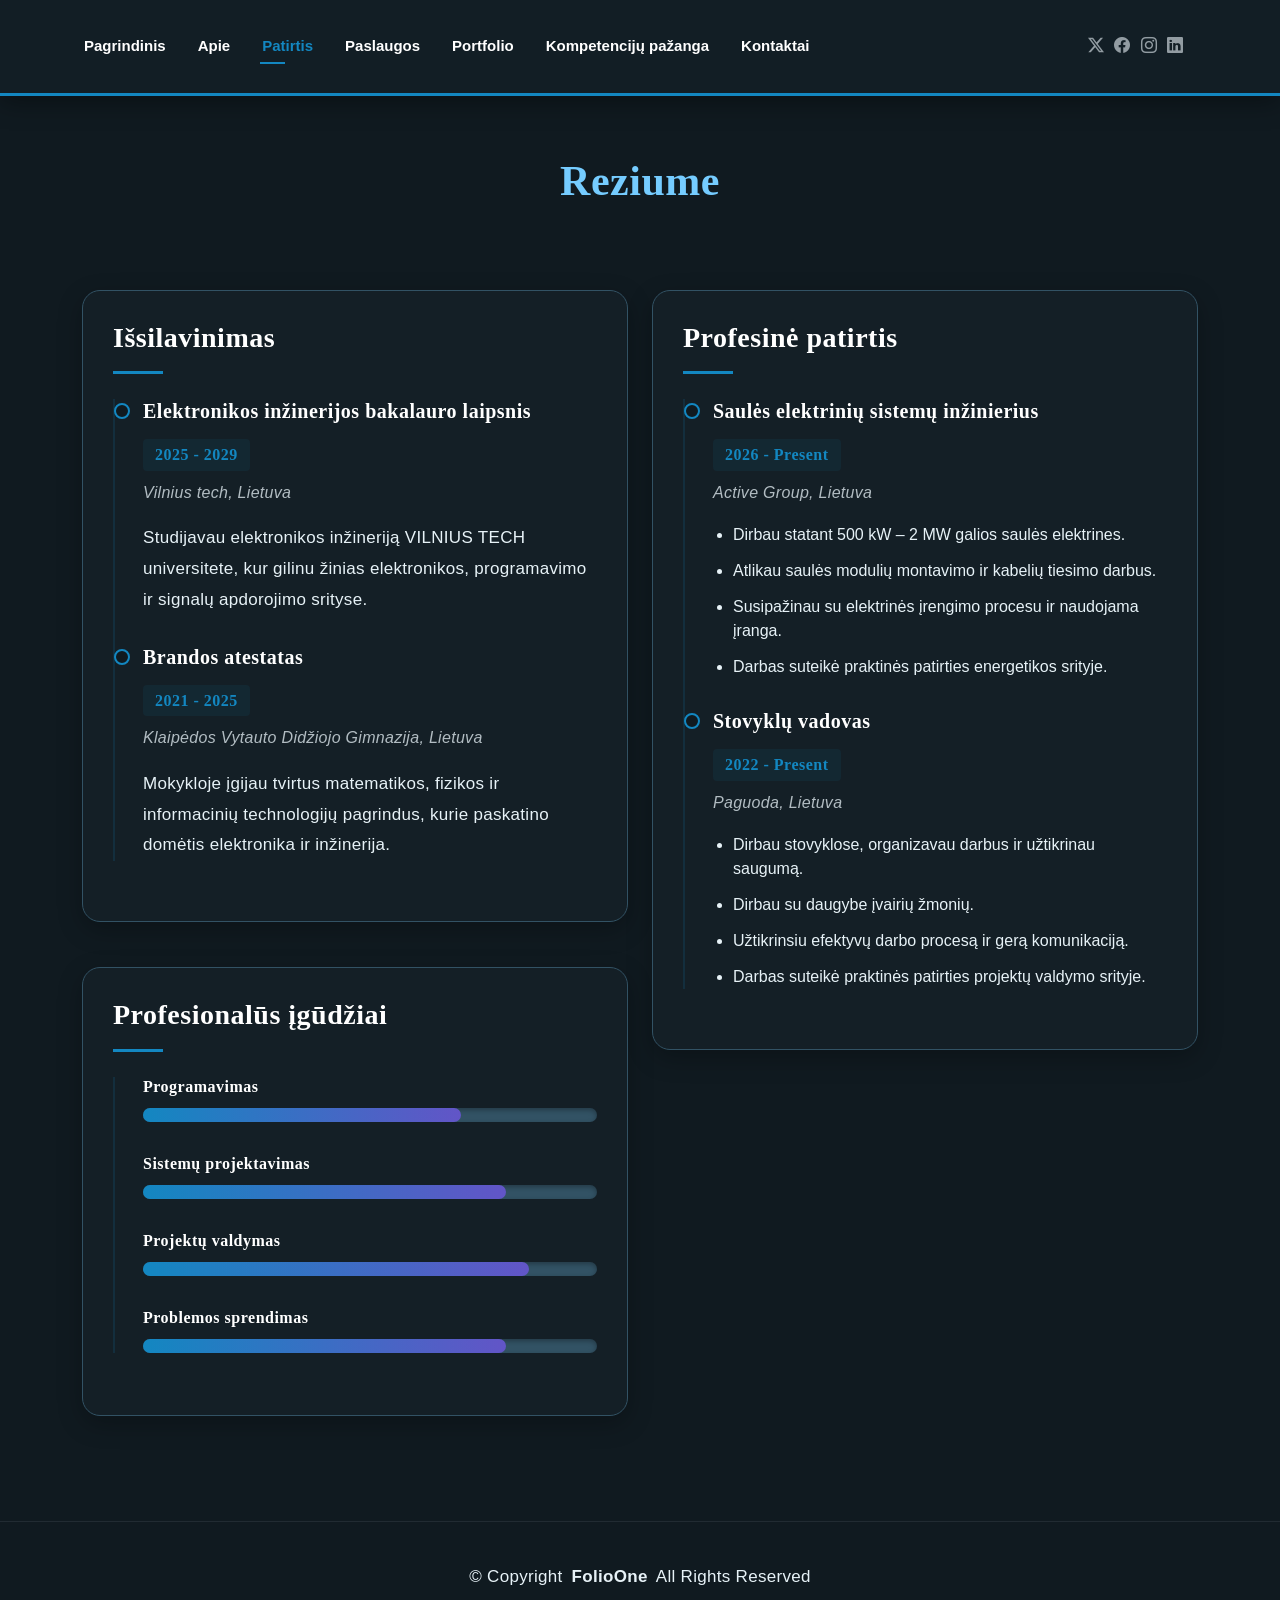
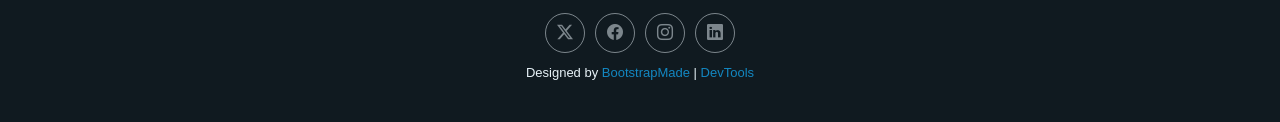
<file: template_1/resume.html>
<!DOCTYPE html>
<html lang="lt">

<head>
  <meta charset="utf-8">
  <meta content="width=device-width, initial-scale=1.0" name="viewport">
  <title>Mano reziume</title>
  <meta name="description" content="">
  <meta name="keywords" content="">

  <!-- Favicons -->
  <link href="assets/img/ikona.png" rel="icon">
  <link href="assets/img/apple-touch-icon.png" rel="apple-touch-icon">

  <!-- Fonts -->
  <link href="https://fonts.googleapis.com" rel="preconnect">
  <link href="https://fonts.gstatic.com" rel="preconnect" crossorigin>
  <link href="https://fonts.googleapis.com/css2?family=Roboto:ital,wght@0,100;0,300;0,400;0,500;0,700;0,900;1,100;1,300;1,400;1,500;1,700;1,900&family=Poppins:ital,wght@0,100;0,200;0,300;0,400;0,500;0,600;0,700;0,800;0,900;1,100;1,200;1,300;1,400;1,500;1,600;1,700;1,800;1,900&family=Raleway:ital,wght@0,100;0,200;0,300;0,400;0,500;0,600;0,700;0,800;0,900;1,100;1,200;1,300;1,400;1,500;1,600;1,700;1,800;1,900&display=swap" rel="stylesheet">

  <!-- Vendor CSS Files -->
  <link href="assets/vendor/bootstrap/css/bootstrap.min.css" rel="stylesheet">
  <link href="assets/vendor/bootstrap-icons/bootstrap-icons.css" rel="stylesheet">
  <link href="assets/vendor/aos/aos.css" rel="stylesheet">
  <link href="assets/vendor/swiper/swiper-bundle.min.css" rel="stylesheet">
  <link href="assets/vendor/glightbox/css/glightbox.min.css" rel="stylesheet">

  <!-- Main CSS File -->
  <link href="assets/css/main.css" rel="stylesheet">
  <link href="assets/css/custom.css" rel="stylesheet">

  <!-- =======================================================
  * Template Name: FolioOne
  * Template URL: https://bootstrapmade.com/folioone-bootstrap-portfolio-website-template/
  * Updated: Aug 23 2025 with Bootstrap v5.3.7
  * Author: BootstrapMade.com
  * License: https://bootstrapmade.com/license/
  ======================================================== -->
</head>

<body class="resume-page">

  <header id="header" class="header d-flex align-items-center light-background sticky-top">
    <div class="container position-relative d-flex align-items-center justify-content-between">

      <!-- <a href="index.html" class="logo d-flex align-items-center me-auto me-xl-0">
      <img src="assets/img/logo.webp" alt="">
      <h1 class="sitename">FolioOne</h1> 
    </a> -->

      <nav id="navmenu" class="navmenu">
        <ul>
          <li><a href="index.html">Pagrindinis</a></li>
          <li><a href="about.html">Apie</a></li>
          <li><a href="resume.html" class="active">Patirtis</a></li>
          <li><a href="services.html">Paslaugos</a></li>
          <li><a href="portfolio.html">Portfolio</a></li>
          <li><a href="kompetencijos.html">Kompetencijų pažanga</a></li>
          <li><a href="contact.html">Kontaktai</a></li>
        </ul>
        <i class="mobile-nav-toggle d-xl-none bi bi-list"></i>
      </nav>

      <div class="header-social-links">
        <a href="#" class="twitter"><i class="bi bi-twitter-x"></i></a>
        <a href="#" class="facebook"><i class="bi bi-facebook"></i></a>
        <a href="#" class="instagram"><i class="bi bi-instagram"></i></a>
        <a href="#" class="linkedin"><i class="bi bi-linkedin"></i></a>
      </div>

    </div>
  </header>

  <main class="main">

    <!-- Resume Section -->
    <section id="resume" class="resume section">

      <!-- Section Title -->
      <div class="container section-title" data-aos="fade-up">
        <h2>Reziume</h2>
      </div><!-- End Section Title -->

      <div class="container" data-aos="fade-up" data-aos-delay="100">

        <div class="row">
          <div class="col-lg-6">

            <!-- Education Section -->
            <div class="resume-item" data-aos="fade-up">
              <h3 class="resume-title">Išsilavinimas</h3>

              <div class="resume-content">
                <article class="education-item">
                  <h4>Elektronikos inžinerijos bakalauro laipsnis</h4>
                  <h5>2025 - 2029</h5>
                  <p class="institution"><em>Vilnius tech, Lietuva</em></p>
                  <p>Studijavau elektronikos inžineriją VILNIUS TECH universitete, kur gilinu žinias elektronikos, programavimo ir signalų apdorojimo srityse.</p>
                </article>

                <article class="education-item">
                  <h4>Brandos atestatas</h4>
                  <h5>2021 - 2025</h5>
                  <p class="institution"><em>Klaipėdos Vytauto Didžiojo Gimnazija, Lietuva</em></p>
                  <p>Mokykloje įgijau tvirtus matematikos, fizikos ir informacinių technologijų pagrindus, kurie paskatino domėtis elektronika ir inžinerija.</p>
                </article>
              </div>
            </div><!-- End Education Section -->

            <!-- Professional Skills Section -->
            <div class="resume-item skills-animation" data-aos="fade-up">
              <h3 class="resume-title">Profesionalūs įgūdžiai</h3>

              <div class="resume-content">
                <div class="skill-item">
                  <h4>Programavimas</h4>
                  <div class="progress">
                    <div class="progress-bar" role="progressbar" aria-valuenow="70" aria-valuemin="0" aria-valuemax="100"></div>
                  </div>
                </div>

                <div class="skill-item">
                  <h4>Sistemų projektavimas</h4>
                  <div class="progress">
                    <div class="progress-bar" role="progressbar" aria-valuenow="80" aria-valuemin="0" aria-valuemax="100"></div>
                  </div>
                </div>

                <div class="skill-item">
                  <h4>Projektų valdymas</h4>
                  <div class="progress">
                    <div class="progress-bar" role="progressbar" aria-valuenow="85" aria-valuemin="0" aria-valuemax="100"></div>
                  </div>
                </div>

                <div class="skill-item">
                  <h4>Problemos sprendimas</h4>
                  <div class="progress">
                    <div class="progress-bar" role="progressbar" aria-valuenow="80" aria-valuemin="0" aria-valuemax="100"></div>
                  </div>
                </div>
              </div>
            </div><!-- End Professional Skills Section -->
          </div>

          <div class="col-lg-6">
            <!-- Experience Section -->
            <div class="resume-item" data-aos="fade-up" data-aos-delay="100">
              <h3 class="resume-title">Profesinė patirtis</h3>

              <div class="resume-content">
                <article class="experience-item">
                  <h4>Saulės elektrinių sistemų inžinierius</h4>
                  <h5>2026 - Present</h5>
                  <p class="company"><em>Active Group, Lietuva</em></p>
                  <ul>
                    <li>Dirbau statant 500 kW – 2 MW galios saulės elektrines.</li>
                    <li>Atlikau saulės modulių montavimo ir kabelių tiesimo darbus.</li>
                    <li>Susipažinau su elektrinės įrengimo procesu ir naudojama įranga.</li>
                    <li>Darbas suteikė praktinės patirties energetikos srityje.</li>
                  </ul>
                </article>



                <article class="experience-item">
                  <h4>Stovyklų vadovas</h4>
                  <h5>2022 - Present</h5>
                  <p class="company"><em>Paguoda, Lietuva</em></p>
                  <ul>
                    <li>Dirbau stovyklose, organizavau darbus ir užtikrinau saugumą.</li>
                    <li>Dirbau su daugybe įvairių žmonių.</li>
                    <li>Užtikrinsiu efektyvų darbo procesą ir gerą komunikaciją.</li>
                    <li>Darbas suteikė praktinės patirties projektų valdymo srityje.</li>
                  </ul>
                </article>
              </div>
            </div><!-- End Experience Section -->
          </div>
        </div>

      </div>

    </section><!-- /Resume Section -->

  </main>

  <footer id="footer" class="footer">

    <div class="container">
      <div class="copyright text-center ">
        <p>© <span>Copyright</span> <strong class="px-1 sitename">FolioOne</strong> <span>All Rights Reserved<br></span></p>
      </div>
      <div class="social-links d-flex justify-content-center">
        <a href=""><i class="bi bi-twitter-x"></i></a>
        <a href=""><i class="bi bi-facebook"></i></a>
        <a href=""><i class="bi bi-instagram"></i></a>
        <a href=""><i class="bi bi-linkedin"></i></a>
      </div>
      <div class="credits">
        <!-- All the links in the footer should remain intact. -->
        <!-- You can delete the links only if you've purchased the pro version. -->
        <!-- Licensing information: https://bootstrapmade.com/license/ -->
        <!-- Purchase the pro version with working PHP/AJAX contact form: [buy-url] -->
        Designed by <a href="https://bootstrapmade.com/">BootstrapMade</a> | <a href="https://bootstrapmade.com/tools/">DevTools</a>
      </div>
    </div>

  </footer>

  <!-- Scroll Top -->
  <a href="#" id="scroll-top" class="scroll-top d-flex align-items-center justify-content-center"><i class="bi bi-arrow-up-short"></i></a>

  <!-- Preloader -->
  <div id="preloader"></div>

  <!-- Vendor JS Files -->
  <script src="assets/vendor/bootstrap/js/bootstrap.bundle.min.js"></script>
  <script src="assets/vendor/php-email-form/validate.js"></script>
  <script src="assets/vendor/aos/aos.js"></script>
  <script src="assets/vendor/typed.js/typed.umd.js"></script>
  <script src="assets/vendor/waypoints/noframework.waypoints.js"></script>
  <script src="assets/vendor/purecounter/purecounter_vanilla.js"></script>
  <script src="assets/vendor/swiper/swiper-bundle.min.js"></script>
  <script src="assets/vendor/imagesloaded/imagesloaded.pkgd.min.js"></script>
  <script src="assets/vendor/isotope-layout/isotope.pkgd.min.js"></script>
  <script src="assets/vendor/glightbox/js/glightbox.min.js"></script>

  <!-- Main JS File -->
  <script src="assets/js/main.js"></script>

</body>

</html>
</file>
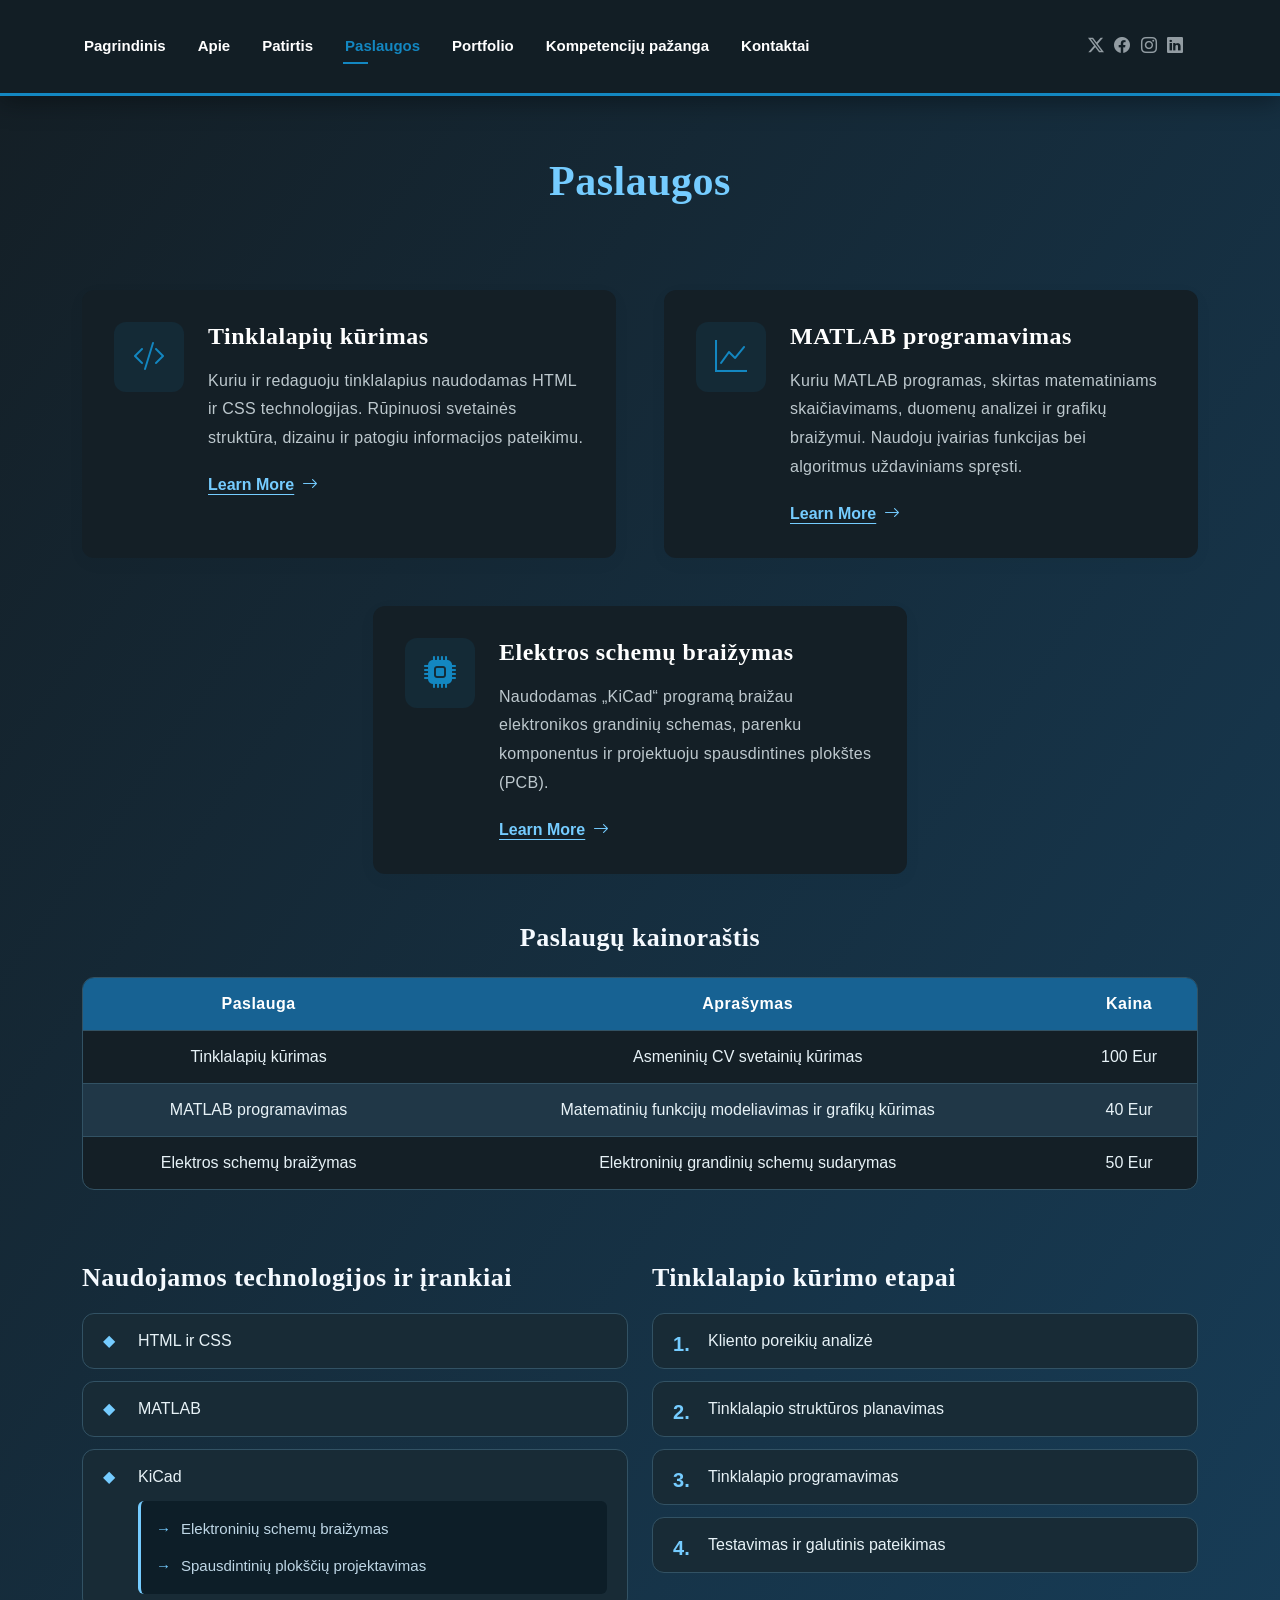
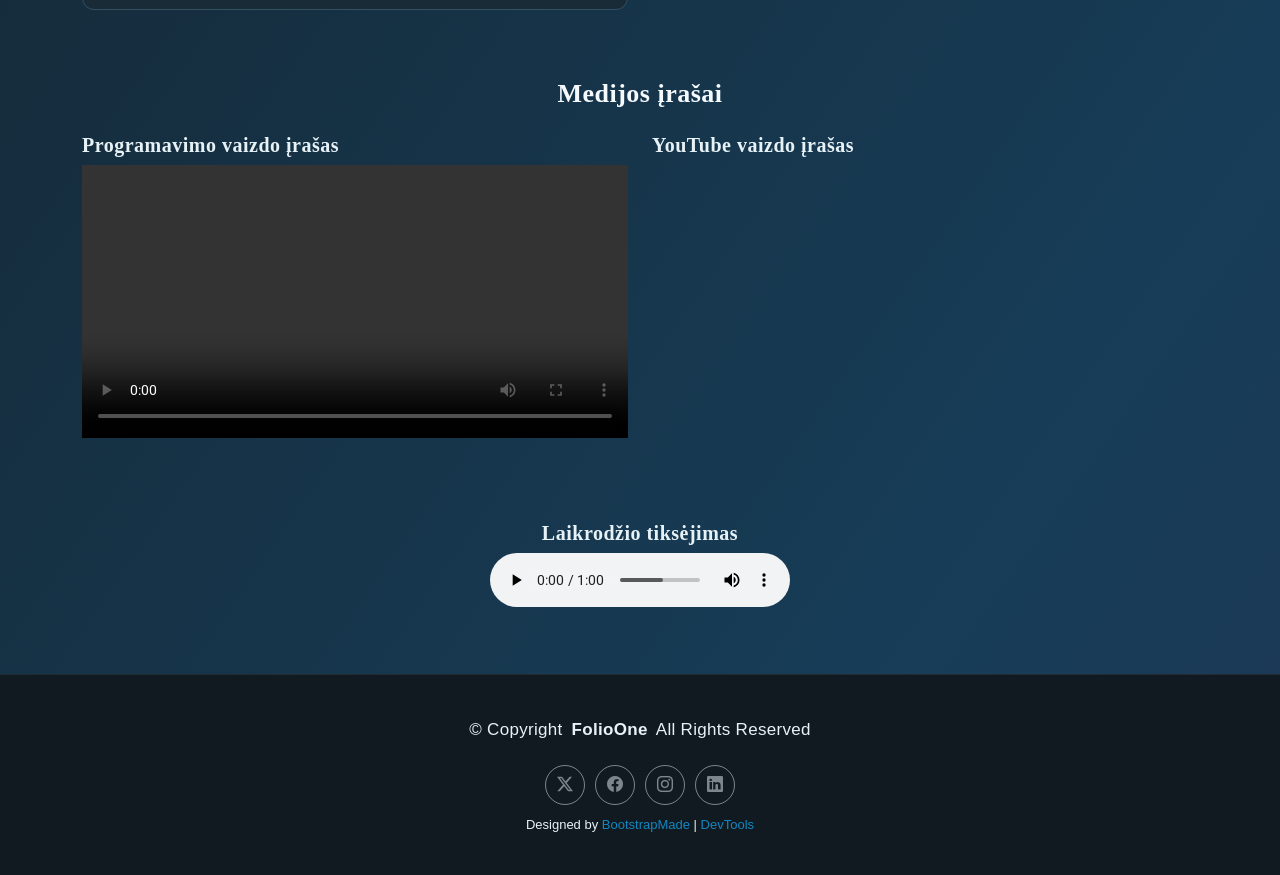
<file: template_1/services.html>
<!DOCTYPE html>
<html lang="lt">

<head>
  <meta charset="utf-8">
  <meta content="width=device-width, initial-scale=1.0" name="viewport">
  <title>Paslaugos</title>
  <meta name="description" content="">
  <meta name="keywords" content="">

  <!-- Favicons -->
  <link href="assets/img/ikona.png" rel="icon">
  <link href="assets/img/apple-touch-icon.png" rel="apple-touch-icon">

  <!-- Fonts -->
  <link href="https://fonts.googleapis.com" rel="preconnect">
  <link href="https://fonts.gstatic.com" rel="preconnect" crossorigin>
  <link href="https://fonts.googleapis.com/css2?family=Roboto:ital,wght@0,100;0,300;0,400;0,500;0,700;0,900;1,100;1,300;1,400;1,500;1,700;1,900&family=Poppins:ital,wght@0,100;0,200;0,300;0,400;0,500;0,600;0,700;0,800;0,900;1,100;1,200;1,300;1,400;1,500;1,600;1,700;1,800;1,900&family=Raleway:ital,wght@0,100;0,200;0,300;0,400;0,500;0,600;0,700;0,800;0,900;1,100;1,200;1,300;1,400;1,500;1,600;1,700;1,800;1,900&display=swap" rel="stylesheet">

  <!-- Vendor CSS Files -->
  <link href="assets/vendor/bootstrap/css/bootstrap.min.css" rel="stylesheet">
  <link href="assets/vendor/bootstrap-icons/bootstrap-icons.css" rel="stylesheet">
  <link href="assets/vendor/aos/aos.css" rel="stylesheet">
  <link href="assets/vendor/swiper/swiper-bundle.min.css" rel="stylesheet">
  <link href="assets/vendor/glightbox/css/glightbox.min.css" rel="stylesheet">

  <!-- Main CSS File -->
  <link href="assets/css/main.css" rel="stylesheet">
  <link href="assets/css/custom.css" rel="stylesheet">

  <!-- =======================================================
  * Template Name: FolioOne
  * Template URL: https://bootstrapmade.com/folioone-bootstrap-portfolio-website-template/
  * Updated: Aug 23 2025 with Bootstrap v5.3.7
  * Author: BootstrapMade.com
  * License: https://bootstrapmade.com/license/
  ======================================================== -->
</head>

<body class="services-page">

  <header id="header" class="header d-flex align-items-center light-background sticky-top">
    <div class="container position-relative d-flex align-items-center justify-content-between">

      <!-- <a href="index.html" class="logo d-flex align-items-center me-auto me-xl-0">
      <img src="assets/img/logo.webp" alt="">
      <h1 class="sitename">FolioOne</h1> 
    </a> -->

      <nav id="navmenu" class="navmenu">
        <ul>
          <li><a href="index.html">Pagrindinis</a></li>
          <li><a href="about.html">Apie</a></li>
          <li><a href="resume.html">Patirtis</a></li>
          <li><a href="services.html" class="active">Paslaugos</a></li>
          <li><a href="portfolio.html">Portfolio</a></li>
          <li><a href="kompetencijos.html">Kompetencijų pažanga</a></li>
          <li><a href="contact.html">Kontaktai</a></li>
        </ul>
        <i class="mobile-nav-toggle d-xl-none bi bi-list"></i>
      </nav>

      <div class="header-social-links">
        <a href="#" class="twitter"><i class="bi bi-twitter-x"></i></a>
        <a href="#" class="facebook"><i class="bi bi-facebook"></i></a>
        <a href="#" class="instagram"><i class="bi bi-instagram"></i></a>
        <a href="#" class="linkedin"><i class="bi bi-linkedin"></i></a>
      </div>
      
    </div>
  </header>

  <main class="main">

    <!-- Services Section -->
    <section id="services" class="services section">

      <!-- Section Title -->
      <div class="container section-title" data-aos="fade-up">
        <h2>Paslaugos</h2>
      </div><!-- End Section Title -->

      <div class="container" data-aos="fade-up" data-aos-delay="100">

        <div class="row justify-content-center g-5">

          <div class="col-md-6" data-aos="fade-right" data-aos-delay="100">
            <div class="service-item">
              <div class="service-icon">
                <i class="bi bi-code-slash"></i>
              </div>
              <div class="service-content">
                <h3>Tinklalapių kūrimas</h3>
                <p>Kuriu ir redaguoju tinklalapius naudodamas HTML ir CSS technologijas. Rūpinuosi svetainės struktūra, dizainu ir patogiu informacijos pateikimu.</p>
                <a href="" class="service-link">
                  <span>Learn More</span>
                  <i class="bi bi-arrow-right"></i>
                </a>
              </div>
            </div>
          </div><!-- End Service Item -->

          <div class="col-md-6" data-aos="fade-left" data-aos-delay="100">
            <div class="service-item">
              <div class="service-icon">
                <i class="bi bi-graph-up"></i>
              </div>
              <div class="service-content">
                <h3>MATLAB programavimas</h3>
                <p>Kuriu MATLAB programas, skirtas matematiniams skaičiavimams, duomenų analizei ir grafikų braižymui. Naudoju įvairias funkcijas bei algoritmus uždaviniams spręsti.</p>
                <a href="" class="service-link">
                  <span>Learn More</span>
                  <i class="bi bi-arrow-right"></i>
                </a>
              </div>
            </div>
          </div><!-- End Service Item -->

          <div class="col-md-6" data-aos="fade-right" data-aos-delay="200">
            <div class="service-item">
              <div class="service-icon">
                <i class="bi bi-cpu-fill"></i>
              </div>
              <div class="service-content">
                <h3>Elektros schemų braižymas</h3>
                <p>Naudodamas „KiCad“ programą braižau elektronikos grandinių schemas, parenku komponentus ir projektuoju spausdintines plokštes (PCB).</p>
                <a href="" class="service-link">
                  <span>Learn More</span>
                  <i class="bi bi-arrow-right"></i>
                </a>
              </div>
            </div>
          </div><!-- End Service Item -->

          
        </div>

          <!-- Paslaugų lentelė -->
          <div class="mt-5">
            <h3 class="text-center mb-4">Paslaugų kainoraštis</h3>

            <div class="table-responsive">
              <table class="lab-table">

                <thead>
                  <tr>
                    <th>Paslauga</th>
                    <th>Aprašymas</th>
                    <th>Kaina</th>
                  </tr>
                </thead>

                <tbody>
                  <tr>
                    <td>Tinklalapių kūrimas</td>
                    <td>Asmeninių CV svetainių kūrimas</td>
                    <td>100 Eur</td>
                  </tr>

                  <tr>
                    <td>MATLAB programavimas</td>
                    <td>Matematinių funkcijų modeliavimas ir grafikų kūrimas</td>
                    <td>40 Eur</td>
                  </tr>

                  <tr>
                    <td>Elektros schemų braižymas</td>
                    <td>Elektroninių grandinių schemų sudarymas</td>
                    <td>50 Eur</td>
                  </tr>
                </tbody>

              </table>
            </div>
          </div>

          <!-- Paslaugų sąrašai -->
          <div class="row mt-5 g-4">

            <!-- Nenumeruotas sąrašas -->
            <div class="col-md-6">
              <h3>Naudojamos technologijos ir įrankiai</h3>

              <ul class="lab-bulleted">
                <li>HTML ir CSS</li>
                <li>MATLAB</li>
                <li>KiCad
                  <ul>
                    <li>Elektroninių schemų braižymas</li>
                    <li>Spausdintinių plokščių projektavimas</li>
                  </ul>
                </li>
              </ul>
            </div>

            <!-- Numeruotas sąrašas -->
            <div class="col-md-6">
              <h3>Tinklalapio kūrimo etapai</h3>

              <ol class="lab-numbered">
                <li>Kliento poreikių analizė</li>
                <li>Tinklalapio struktūros planavimas</li>
                <li>Tinklalapio programavimas</li>
                <li>Testavimas ir galutinis pateikimas</li>
              </ol>
            </div>

          </div>

          <!-- Medijos įrašai -->
          <div class="mt-5">

            <h3 class="text-center mb-4">Medijos įrašai</h3>

            <div class="row g-4">

              <!-- Vaizdo įrašas -->
              <div class="col-md-6">
                <h4>Programavimo vaizdo įrašas</h4>
                <video controls style="width: 100%; height: auto;">
                  <source src="assets/media/klaviatura.mp4" type="video/mp4">
                </video>
              </div>

              <!-- YouTube vaizdo įrašas -->
              <div class="col-md-6">
                <h4>YouTube vaizdo įrašas</h4>
                <div class="ratio ratio-16x9">
                  <iframe
                    src="https://www.youtube.com/embed/BoUVIhtqjAw"
                    title="YouTube vaizdo įrašas"
                    allowfullscreen>
                  </iframe>
                </div>
              </div>

            </div>

            <!-- Garso įrašas -->
            <div class="mt-5 text-center">
              <h4>Laikrodžio tiksėjimas</h4>
              <audio controls>
                <source src="assets/media/laikrodis.mp3" type="audio/mpeg">
              </audio>
            </div>

          </div>

      </div>

    </section><!-- /Services Section -->

  </main>

  <footer id="footer" class="footer">

    <div class="container">
      <div class="copyright text-center ">
        <p>© <span>Copyright</span> <strong class="px-1 sitename">FolioOne</strong> <span>All Rights Reserved<br></span></p>
      </div>
      <div class="social-links d-flex justify-content-center">
        <a href=""><i class="bi bi-twitter-x"></i></a>
        <a href=""><i class="bi bi-facebook"></i></a>
        <a href=""><i class="bi bi-instagram"></i></a>
        <a href=""><i class="bi bi-linkedin"></i></a>
      </div>
      <div class="credits">
        <!-- All the links in the footer should remain intact. -->
        <!-- You can delete the links only if you've purchased the pro version. -->
        <!-- Licensing information: https://bootstrapmade.com/license/ -->
        <!-- Purchase the pro version with working PHP/AJAX contact form: [buy-url] -->
        Designed by <a href="https://bootstrapmade.com/">BootstrapMade</a> | <a href="https://bootstrapmade.com/tools/">DevTools</a>
      </div>
    </div>

  </footer>

  <!-- Scroll Top -->
  <a href="#" id="scroll-top" class="scroll-top d-flex align-items-center justify-content-center"><i class="bi bi-arrow-up-short"></i></a>

  <!-- Preloader -->
  <div id="preloader"></div>

  <!-- Vendor JS Files -->
  <script src="assets/vendor/bootstrap/js/bootstrap.bundle.min.js"></script>
  <script src="assets/vendor/php-email-form/validate.js"></script>
  <script src="assets/vendor/aos/aos.js"></script>
  <script src="assets/vendor/typed.js/typed.umd.js"></script>
  <script src="assets/vendor/waypoints/noframework.waypoints.js"></script>
  <script src="assets/vendor/purecounter/purecounter_vanilla.js"></script>
  <script src="assets/vendor/swiper/swiper-bundle.min.js"></script>
  <script src="assets/vendor/imagesloaded/imagesloaded.pkgd.min.js"></script>
  <script src="assets/vendor/isotope-layout/isotope.pkgd.min.js"></script>
  <script src="assets/vendor/glightbox/js/glightbox.min.js"></script>

  <!-- Main JS File -->
  <script src="assets/js/main.js"></script>

</body>

</html>
</file>
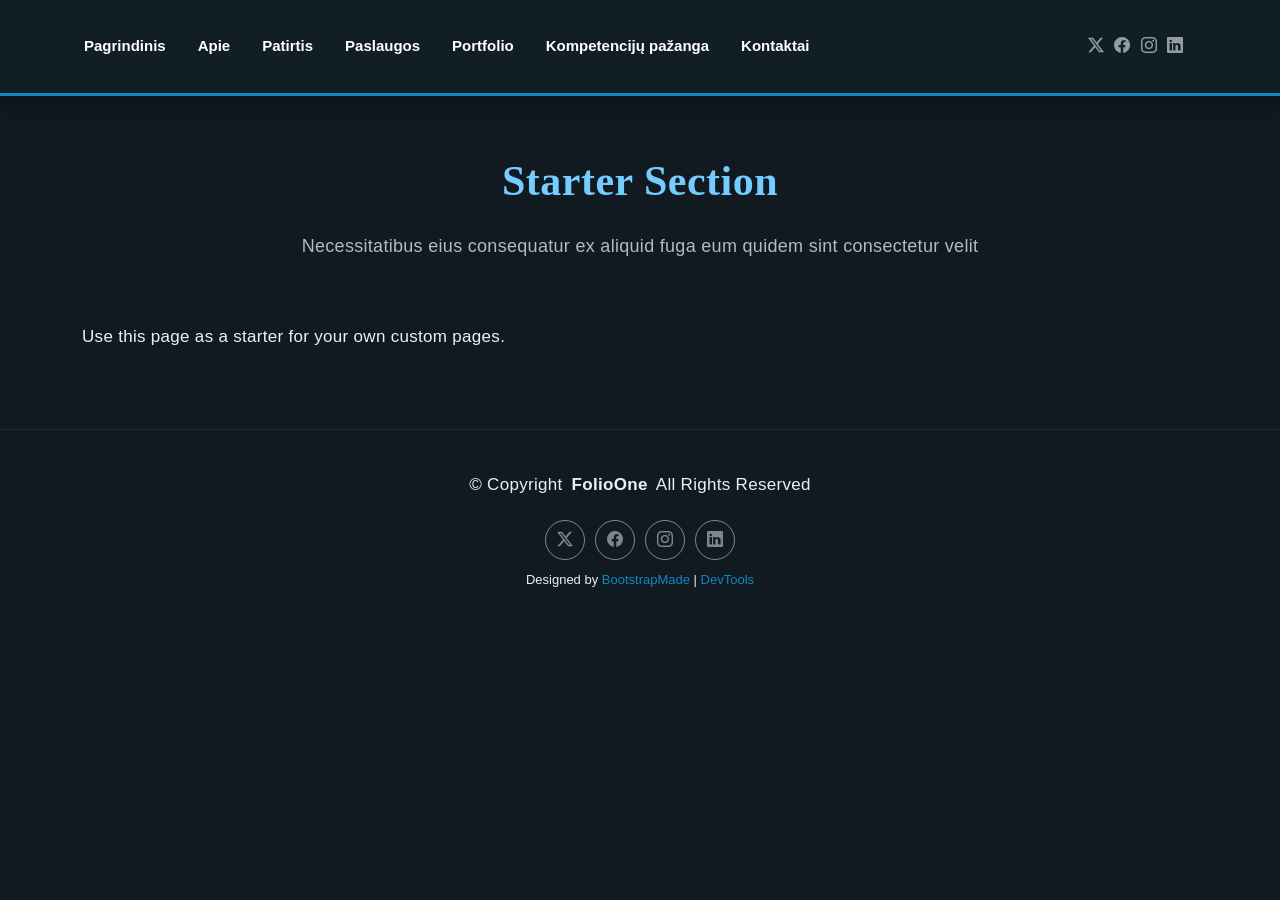
<file: template_1/starter-page.html>
<!DOCTYPE html>
<html lang="lt">

<head>
  <meta charset="utf-8">
  <meta content="width=device-width, initial-scale=1.0" name="viewport">
  <title>Pradžios Puslapis</title>
  <meta name="description" content="">
  <meta name="keywords" content="">

  <!-- Favicons -->
  <link href="assets/img/ikona.png" rel="icon">
  <link href="assets/img/apple-touch-icon.png" rel="apple-touch-icon">

  <!-- Fonts -->
  <link href="https://fonts.googleapis.com" rel="preconnect">
  <link href="https://fonts.gstatic.com" rel="preconnect" crossorigin>
  <link href="https://fonts.googleapis.com/css2?family=Roboto:ital,wght@0,100;0,300;0,400;0,500;0,700;0,900;1,100;1,300;1,400;1,500;1,700;1,900&family=Poppins:ital,wght@0,100;0,200;0,300;0,400;0,500;0,600;0,700;0,800;0,900;1,100;1,200;1,300;1,400;1,500;1,600;1,700;1,800;1,900&family=Raleway:ital,wght@0,100;0,200;0,300;0,400;0,500;0,600;0,700;0,800;0,900;1,100;1,200;1,300;1,400;1,500;1,600;1,700;1,800;1,900&display=swap" rel="stylesheet">

  <!-- Vendor CSS Files -->
  <link href="assets/vendor/bootstrap/css/bootstrap.min.css" rel="stylesheet">
  <link href="assets/vendor/bootstrap-icons/bootstrap-icons.css" rel="stylesheet">
  <link href="assets/vendor/aos/aos.css" rel="stylesheet">
  <link href="assets/vendor/swiper/swiper-bundle.min.css" rel="stylesheet">
  <link href="assets/vendor/glightbox/css/glightbox.min.css" rel="stylesheet">

  <!-- Main CSS File -->
  <link href="assets/css/main.css" rel="stylesheet">
  <link href="assets/css/custom.css" rel="stylesheet">

  <!-- =======================================================
  * Template Name: FolioOne
  * Template URL: https://bootstrapmade.com/folioone-bootstrap-portfolio-website-template/
  * Updated: Aug 23 2025 with Bootstrap v5.3.7
  * Author: BootstrapMade.com
  * License: https://bootstrapmade.com/license/
  ======================================================== -->
</head>

<body class="starter-page-page">

  <header id="header" class="header d-flex align-items-center light-background sticky-top">
    <div class="container position-relative d-flex align-items-center justify-content-between">

      <!-- <a href="index.html" class="logo d-flex align-items-center me-auto me-xl-0">
      <img src="assets/img/logo.webp" alt="">
      <h1 class="sitename">FolioOne</h1> 
    </a> -->

      <nav id="navmenu" class="navmenu">
        <ul>
          <li><a href="index.html">Pagrindinis</a></li>
          <li><a href="about.html">Apie</a></li>
          <li><a href="resume.html">Patirtis</a></li>
          <li><a href="services.html">Paslaugos</a></li>
          <li><a href="portfolio.html">Portfolio</a></li>
          <li><a href="kompetencijos.html">Kompetencijų pažanga</a></li>
          <li><a href="contact.html">Kontaktai</a></li>
        </ul>
        <i class="mobile-nav-toggle d-xl-none bi bi-list"></i>
      </nav>

      <div class="header-social-links">
        <a href="#" class="twitter"><i class="bi bi-twitter-x"></i></a>
        <a href="#" class="facebook"><i class="bi bi-facebook"></i></a>
        <a href="#" class="instagram"><i class="bi bi-instagram"></i></a>
        <a href="#" class="linkedin"><i class="bi bi-linkedin"></i></a>
      </div>

    </div>
  </header>

  <main class="main">

    <!-- Starter Section Section -->
    <section id="starter-section" class="starter-section section">

      <!-- Section Title -->
      <div class="container section-title" data-aos="fade-up">
        <h2>Starter Section</h2>
        <p>Necessitatibus eius consequatur ex aliquid fuga eum quidem sint consectetur velit</p>
      </div><!-- End Section Title -->

      <div class="container" data-aos="fade-up">
        <p>Use this page as a starter for your own custom pages.</p>
      </div>

    </section><!-- /Starter Section Section -->

  </main>

  <footer id="footer" class="footer">

    <div class="container">
      <div class="copyright text-center ">
        <p>© <span>Copyright</span> <strong class="px-1 sitename">FolioOne</strong> <span>All Rights Reserved<br></span></p>
      </div>
      <div class="social-links d-flex justify-content-center">
        <a href=""><i class="bi bi-twitter-x"></i></a>
        <a href=""><i class="bi bi-facebook"></i></a>
        <a href=""><i class="bi bi-instagram"></i></a>
        <a href=""><i class="bi bi-linkedin"></i></a>
      </div>
      <div class="credits">
        <!-- All the links in the footer should remain intact. -->
        <!-- You can delete the links only if you've purchased the pro version. -->
        <!-- Licensing information: https://bootstrapmade.com/license/ -->
        <!-- Purchase the pro version with working PHP/AJAX contact form: [buy-url] -->
        Designed by <a href="https://bootstrapmade.com/">BootstrapMade</a> | <a href="https://bootstrapmade.com/tools/">DevTools</a>
      </div>
    </div>

  </footer>

  <!-- Scroll Top -->
  <a href="#" id="scroll-top" class="scroll-top d-flex align-items-center justify-content-center"><i class="bi bi-arrow-up-short"></i></a>

  <!-- Preloader -->
  <div id="preloader"></div>

  <!-- Vendor JS Files -->
  <script src="assets/vendor/bootstrap/js/bootstrap.bundle.min.js"></script>
  <script src="assets/vendor/php-email-form/validate.js"></script>
  <script src="assets/vendor/aos/aos.js"></script>
  <script src="assets/vendor/typed.js/typed.umd.js"></script>
  <script src="assets/vendor/waypoints/noframework.waypoints.js"></script>
  <script src="assets/vendor/purecounter/purecounter_vanilla.js"></script>
  <script src="assets/vendor/swiper/swiper-bundle.min.js"></script>
  <script src="assets/vendor/imagesloaded/imagesloaded.pkgd.min.js"></script>
  <script src="assets/vendor/isotope-layout/isotope.pkgd.min.js"></script>
  <script src="assets/vendor/glightbox/js/glightbox.min.js"></script>

  <!-- Main JS File -->
  <script src="assets/js/main.js"></script>

</body>

</html>
</file>
<file: template_1/assets/css/custom.css>
:root {
    --default-font: "Trebuchet MS", Arial, sans-serif;
    --heading-font: Georgia, "Times New Roman", serif;
    --nav-font: "Trebuchet MS", Arial, sans-serif;
}


body {
    font-family: var(--default-font);
    font-size: 16px;
}


h1, h2, h3, h4, h5, h6 {
    font-family: var(--heading-font);
    font-weight: 700;
    letter-spacing: 0.5px;
}


h1 {
    font-size: 42px;
    color: #75ccff;
}

h2 {
    font-size: 34px;
    color: #75ccff;
}

h3 {
    font-size: 26px;
    color: #f5faff;
}

h4, h5, h6 {
    font-size: 20px;
    color: #e7f2f7;
}


p {
    font-family: var(--default-font);
    font-size: 17px;
    line-height: 1.8;
    letter-spacing: 0.3px;
    color: var(--default-color);
}


.navmenu a,
.navmenu a:focus {
    font-family: var(--nav-font);
    font-weight: 600;
}


.page-title .heading h1 {
    font-family: var(--heading-font);
    font-size: 42px;
    font-weight: 700;
    color: #75ccff;
}


.section-title h2 {
    font-family: var(--heading-font);
    font-size: 42px;
    font-weight: 700;
    color: #75ccff;
    letter-spacing: 0.5px;
}


.about .intro-content .headline {
    font-family: var(--heading-font);
    font-weight: 700;
}

.about .intro-content p,
.about .intro-content .lead {
    font-family: var(--default-font);
    font-size: 17px;
}


.services .service-content h3 {
    font-family: var(--heading-font);
    font-size: 24px;
    font-weight: 700;
}

.services .service-content p {
    font-family: var(--default-font);
    font-size: 16px;
    line-height: 1.8;
}


@media (max-width: 768px) {
    .page-title .heading h1,
    .section-title h2 {
        font-size: 32px;
    }
}

.hero .hero-actions .btn.btn-primary,
.hero .hero-actions .btn.btn-outline,
.about .intro-content .cta-group .btn-ghost,
button[type="submit"] {
    background: linear-gradient(135deg, #1387c1, #6255c7);
    color: #ffffff;
    border: 2px solid #75ccff;
    border-radius: 12px;
    padding: 12px 25px;
    font-weight: 600;
    transition: all 0.3s ease;
}

.hero .hero-actions .btn.btn-primary:hover,
.hero .hero-actions .btn.btn-outline:hover,
.about .intro-content .cta-group .btn-ghost:hover,
button[type="submit"]:hover {
    background: #6255c7;
    color: #ffffff;
    border-color: #ffffff;
    transform: translateY(-4px);
    box-shadow: 0 6px 20px rgba(98, 85, 199, 0.4);
}

.hero .hero-actions .btn.btn-primary:active,
.hero .hero-actions .btn.btn-outline:active,
.about .intro-content .cta-group .btn-ghost:active,
button[type="submit"]:active {
    background: #3449a5;
    transform: scale(0.95);
    box-shadow: none;
}

main a:not(.btn):not(.btn-ghost) {
    color: #75ccff;
    text-decoration: underline;
    text-underline-offset: 4px;
    transition: all 0.3s ease;
}

main a:not(.btn):not(.btn-ghost):hover {
    color: #c5a8ff;
    text-decoration-color: #c5a8ff;
}

main a:not(.btn):not(.btn-ghost):active {
    color: #ffffff;
}

.navmenu a:hover {
    color: #c5a8ff;
    text-decoration: underline;
    text-underline-offset: 6px;
}

.navmenu a:active {
    color: #ffffff;
}

.about .intro-content {
    padding: 30px;
    margin-bottom: 35px;
    background-color: var(--surface-color);
    border: 1px solid #325264;
    border-radius: 18px;
    box-shadow: 0 8px 25px rgba(0, 0, 0, 0.25);
}

.about .intro-content .headline {
    margin-bottom: 30px;
}

.about .intro-content p {
    margin-bottom: 20px;
}

.about .skill-item {
    padding: 30px;
    border: 1px solid #325264;
    border-radius: 16px;
    box-shadow: 0 6px 20px rgba(0, 0, 0, 0.2);
}

.resume .resume-item {
    margin-bottom: 45px;
    padding: 30px;
    background-color: var(--surface-color);
    border: 1px solid #325264;
    border-radius: 18px;
    box-shadow: 0 8px 25px rgba(0, 0, 0, 0.25);
}

.resume .resume-item .resume-title {
    margin-bottom: 25px;
    padding-bottom: 20px;
}

.resume .resume-item .resume-content {
    padding-left: 28px;
}

.resume .resume-item article {
    margin-bottom: 30px;
}

.portfolio .portfolio-filters {
    gap: 15px;
    margin-bottom: 45px;
}

.portfolio .portfolio-card {
    margin-bottom: 38px;
    border: 1px solid #325264;
    border-radius: 18px;
    box-shadow: 0 8px 25px rgba(0, 0, 0, 0.3);
}

.portfolio .portfolio-card .portfolio-info {
    padding: 28px;
}

.portfolio .portfolio-card:hover {
    box-shadow: 0 12px 35px rgba(19, 135, 193, 0.25);
}

.header {
    background-color: rgba(20, 31, 38, 0.95);
    border-bottom: 3px solid #1387c1;
    box-shadow: 0 5px 25px rgba(0, 0, 0, 0.4);
    backdrop-filter: blur(12px);
    padding: 20px 0;
}

.skills .skill-box .progress,
.resume .skill-item .progress {
    height: 14px;
    background-color: #325264;
    border-radius: 20px;
    box-shadow: inset 0 2px 5px rgba(0, 0, 0, 0.3);
}

.skills .skill-box .progress-bar,
.resume .skill-item .progress-bar {
    background: linear-gradient(90deg, #1387c1, #6255c7);
    border-radius: 20px;
    height: 100%;
}

.resume .skill-item .progress {
    overflow: visible;
}

.lab-numbered,
.lab-bulleted {
    list-style: none;
    padding: 0;
    margin: 20px 0;
}

.lab-numbered {
    counter-reset: step;
}

.lab-numbered > li,
.lab-bulleted > li {
    position: relative;
    background-color: #182b36;
    border: 1px solid #325264;
    border-radius: 12px;
    padding: 15px 20px 15px 55px;
    margin-bottom: 12px;
    color: #e7f2f7;
}

.lab-numbered > li {
    counter-increment: step;
}

.lab-numbered > li::before {
    content: counter(step) ".";
    position: absolute;
    left: 20px;
    color: #75ccff;
    font-weight: bold;
    font-size: 20px;
}

.lab-bulleted > li::before {
    content: "◆";
    position: absolute;
    left: 20px;
    color: #75ccff;
    font-size: 16px;
}

.lab-numbered ul,
.lab-bulleted ul {
    list-style: none;
    background-color: #0d1e28;
    border-left: 3px solid #75ccff;
    border-radius: 6px;
    padding: 10px 15px;
    margin-top: 12px;
}

.lab-numbered ul > li,
.lab-bulleted ul > li {
    position: relative;
    padding: 7px 10px 7px 25px;
    color: #bfd7e6;
    font-size: 15px;
}

.lab-numbered ul > li::before,
.lab-bulleted ul > li::before {
    content: "→";
    position: absolute;
    left: 0;
    color: #75ccff;
}

.lab-table {
    width: 100%;
    border-collapse: separate;
    border-spacing: 0;
    background-color: #141f26;
    border: 1px solid #325264;
    border-radius: 12px;
    overflow: hidden;
}

.lab-table th,
.lab-table td {
    padding: 14px 16px;
    text-align: center;
    border-bottom: 1px solid #325264;
    color: #e7f2f7;
}

.lab-table thead th {
    background-color: #176293;
    color: #ffffff;
    font-weight: 700;
    letter-spacing: 0.5px;
}

.lab-table tbody tr:nth-child(even) {
    background-color: #203747;
}

.lab-table tbody tr:hover {
    background-color: #2c5066;
    transition: background-color 0.2s ease;
}

.lab-table tbody tr:last-child td {
    border-bottom: none;
}

/* LD10: kompetencijų pažanga */
.ld10-board,
.ld10-metrics {
    display: grid;
    grid-template-columns: repeat(3, minmax(0, 1fr));
    gap: 16px;
}

.ld10-column,
.ld10-summary {
    padding: 20px;
    background-color: var(--surface-color);
    border: 1px solid #325264;
    border-radius: 16px;
}

.ld10-column {
    border-top: 4px solid var(--ld10-status);
}

.ld10-planned { --ld10-status: #f6cd85; }
.ld10-learning { --ld10-status: #75ccff; }
.ld10-done { --ld10-status: #8de3bc; }

.ld10-column > h3,
.ld10-card-meta span {
    color: var(--ld10-status);
}

.ld10-column ul {
    display: grid;
    gap: 12px;
    list-style: none;
    margin: 0;
    padding: 0;
}

.ld10-card {
    padding: 14px;
    background-color: #141f26;
    border: 1px solid #325264;
    border-radius: 10px;
}

.ld10-card h4 {
    font-size: 1.125rem;
    overflow-wrap: anywhere;
}

.ld10-card-meta {
    display: flex;
    flex-wrap: wrap;
    justify-content: space-between;
    gap: 6px 12px;
    font-size: .875rem;
}

.ld10-summary {
    margin-top: 24px;
}

.ld10-metrics > div {
    padding: 12px;
    background-color: #141f26;
    border-radius: 8px;
}

.ld10-metrics dd {
    margin: 0;
    color: #75ccff;
    font-size: 1.125rem;
    font-weight: 700;
    overflow-wrap: anywhere;
}

.ld10-progress {
    display: block;
    width: 100%;
    height: 14px;
    margin: 8px 0;
    appearance: none;
    overflow: hidden;
    border: 0;
    border-radius: 20px;
    background: #325264;
    color: #75ccff;
    accent-color: #75ccff;
}

.ld10-progress::-webkit-progress-bar {
    background: #325264;
}

.ld10-progress::-webkit-progress-value {
    background: linear-gradient(90deg, #75ccff, #c5a8ff);
}

.ld10-progress::-moz-progress-bar {
    background: linear-gradient(90deg, #75ccff, #c5a8ff);
}

.ld10-summary p {
    margin-bottom: 0;
}

/* LD10: papildomos CSS animacijos */
#services.services {
    background: linear-gradient(125deg, #141f26, #173d58, #332750, #141f26);
    background-size: 260% 260%;
    animation: ld10-gradient 12s ease-in-out infinite alternate;
}

.ld10-shapes {
    display: flex;
    align-items: center;
    justify-content: center;
    gap: 28px;
    margin-top: 24px;
    min-height: 48px;
}

.ld10-circle {
    width: 28px;
    height: 28px;
    border: 3px solid #75ccff;
    border-radius: 50%;
    animation: ld10-float 3s ease-in-out infinite alternate;
}

.ld10-triangle {
    width: 32px;
    height: 28px;
    background-color: #c5a8ff;
    clip-path: polygon(50% 0, 100% 100%, 0 100%);
    animation: ld10-spin 8s linear infinite;
}

@keyframes ld10-gradient {
    from { background-position: 0% 50%; }
    to { background-position: 100% 50%; }
}

@keyframes ld10-float {
    from { transform: translateY(-6px); }
    to { transform: translateY(6px); }
}

@keyframes ld10-spin {
    to { transform: rotate(360deg); }
}

@media (prefers-reduced-motion: reduce) {
    #services.services,
    .ld10-circle,
    .ld10-triangle {
        animation: none;
    }
}
</file>
<file: template_1/assets/css/main.css>
/**
* Template Name: FolioOne
* Template URL: https://bootstrapmade.com/folioone-bootstrap-portfolio-website-template/
* Updated: Aug 23 2025 with Bootstrap v5.3.7
* Author: BootstrapMade.com
* License: https://bootstrapmade.com/license/
*/

/*--------------------------------------------------------------
# Font & Color Variables
# Help: https://bootstrapmade.com/color-system/
--------------------------------------------------------------*/
/* Fonts */
:root {
  --default-font: "Roboto",  system-ui, -apple-system, "Segoe UI", Roboto, "Helvetica Neue", Arial, "Noto Sans", "Liberation Sans", sans-serif, "Apple Color Emoji", "Segoe UI Emoji", "Segoe UI Symbol", "Noto Color Emoji";
  --heading-font: "Raleway",  sans-serif;
  --nav-font: "Poppins",  sans-serif;
}

/* Global Colors - The following color variables are used throughout the website. Updating them here will change the color scheme of the entire website */
:root { 
  --background-color: #101a20; /* Background color for the entire website, including individual sections */
  --default-color: #e7f2f7; /* Default color used for the majority of the text content across the entire website */
  --heading-color: #ffffff; /* Color for headings, subheadings and title throughout the website */
  --accent-color: #1387c1; /* Accent color that represents your brand on the website. It's used for buttons, links, and other elements that need to stand out */
  --surface-color: #141f26; /* The surface color is used as a background of boxed elements within sections, such as cards, icon boxes, or other elements that require a visual separation from the global background. */
  --contrast-color: #ffffff; /* Contrast color for text, ensuring readability against backgrounds of accent, heading, or default colors. */
}

/* Nav Menu Colors - The following color variables are used specifically for the navigation menu. They are separate from the global colors to allow for more customization options */
:root {
  --nav-color: #ffffff;  /* The default color of the main navmenu links */
  --nav-hover-color: #1387c1; /* Applied to main navmenu links when they are hovered over or active */
  --nav-mobile-background-color: #213642; /* Used as the background color for mobile navigation menu */
  --nav-dropdown-background-color: #051117; /* Used as the background color for dropdown items that appear when hovering over primary navigation items */
  --nav-dropdown-color: #e7f2f7; /* Used for navigation links of the dropdown items in the navigation menu. */
  --nav-dropdown-hover-color: #1387c1; /* Similar to --nav-hover-color, this color is applied to dropdown navigation links when they are hovered over. */
}

/* Color Presets - These classes override global colors when applied to any section or element, providing reuse of the sam color scheme. */

.light-background {
  --background-color: #142027;
  --surface-color: #325264;
}

.dark-background {
  --background-color: #0b1419;
  --default-color: #ffffff;
  --heading-color: #ffffff;
  --surface-color: #252525;
  --contrast-color: #ffffff;
}

/* Smooth scroll */
:root {
  scroll-behavior: smooth;
}

/*--------------------------------------------------------------
# General Styling & Shared Classes
--------------------------------------------------------------*/
body {
  color: var(--default-color);
  background-color: var(--background-color);
  font-family: var(--default-font);
}

a {
  color: var(--accent-color);
  text-decoration: none;
  transition: 0.3s;
}

a:hover {
  color: color-mix(in srgb, var(--accent-color), transparent 25%);
  text-decoration: none;
}

h1,
h2,
h3,
h4,
h5,
h6 {
  color: var(--heading-color);
  font-family: var(--heading-font);
}

/* PHP Email Form Messages
------------------------------*/
.php-email-form .error-message {
  display: none;
  background: #df1529;
  color: #ffffff;
  text-align: left;
  padding: 15px;
  margin-bottom: 24px;
  font-weight: 600;
}

.php-email-form .sent-message {
  display: none;
  color: #ffffff;
  background: #059652;
  text-align: center;
  padding: 15px;
  margin-bottom: 24px;
  font-weight: 600;
}

.php-email-form .loading {
  display: none;
  background: var(--surface-color);
  text-align: center;
  padding: 15px;
  margin-bottom: 24px;
}

.php-email-form .loading:before {
  content: "";
  display: inline-block;
  border-radius: 50%;
  width: 24px;
  height: 24px;
  margin: 0 10px -6px 0;
  border: 3px solid var(--accent-color);
  border-top-color: var(--surface-color);
  animation: php-email-form-loading 1s linear infinite;
}

@keyframes php-email-form-loading {
  0% {
    transform: rotate(0deg);
  }

  100% {
    transform: rotate(360deg);
  }
}

/*--------------------------------------------------------------
# Global Header
--------------------------------------------------------------*/
.header {
  --background-color: rgba(255, 255, 255, 0);
  color: var(--default-color);
  background-color: var(--background-color);
  padding: 15px 0;
  transition: all 0.5s;
  z-index: 997;
  border-bottom: 1px solid color-mix(in srgb, var(--default-color), transparent 92%);
}

.header .logo {
  line-height: 1;
}

.header .logo img {
  max-height: 36px;
  margin-right: 8px;
}

.header .logo h1 {
  font-size: 32px;
  margin: 0;
  font-weight: 400;
  color: var(--heading-color);
}

.header .header-social-links {
  padding-right: 15px;
}

.header .header-social-links a {
  color: color-mix(in srgb, var(--default-color), transparent 40%);
  padding-left: 6px;
  display: inline-block;
  transition: 0.3s;
  font-size: 16px;
}

.header .header-social-links a:hover {
  color: var(--default-color);
}

.header .header-social-links a i {
  line-height: 0px;
}

@media (max-width: 1200px) {
  .header .logo {
    order: 1;
  }

  .header .header-social-links {
    order: 2;
  }

  .header .navmenu {
    order: 3;
  }
}

/* Global Header on Scroll
------------------------------*/
.scrolled .header {
  --background-color: rgba(16, 26, 32, 0.9);
}

/*--------------------------------------------------------------
# Navigation Menu
--------------------------------------------------------------*/
/* Desktop Navigation */
@media (min-width: 1200px) {
  .navmenu {
    padding: 0;
  }

  .navmenu ul {
    margin: 0;
    padding: 0;
    display: flex;
    list-style: none;
    align-items: center;
  }

  .navmenu li {
    position: relative;
  }

  .navmenu>ul>li {
    white-space: nowrap;
    padding: 15px 28px 15px 0;
  }

  .navmenu>ul>li:last-child {
    padding-right: 0;
  }

  .navmenu a,
  .navmenu a:focus {
    color: var(--nav-color);
    font-size: 15px;
    padding: 0 2px;
    font-family: var(--nav-font);
    font-weight: 400;
    display: flex;
    align-items: center;
    justify-content: space-between;
    white-space: nowrap;
    transition: 0.3s;
    position: relative;
  }

  .navmenu a i,
  .navmenu a:focus i {
    font-size: 12px;
    line-height: 0;
    margin-left: 5px;
    transition: 0.3s;
  }

  .navmenu>ul>li>a:before {
    content: "";
    position: absolute;
    height: 2px;
    bottom: -6px;
    left: 0;
    background-color: var(--nav-hover-color);
    visibility: hidden;
    width: 0px;
    transition: all 0.3s ease-in-out 0s;
  }

  .navmenu a:hover:before,
  .navmenu li:hover>a:before,
  .navmenu .active:before {
    visibility: visible;
    width: 25px;
  }

  .navmenu li:hover>a,
  .navmenu .active,
  .navmenu .active:focus {
    color: var(--nav-hover-color);
  }

  .navmenu .dropdown ul {
    margin: 0;
    padding: 10px 0;
    background: var(--nav-dropdown-background-color);
    display: block;
    position: absolute;
    visibility: hidden;
    left: -5px;
    top: 130%;
    opacity: 0;
    transition: 0.3s;
    border-radius: 4px;
    z-index: 99;
    box-shadow: 0px 0px 30px rgba(0, 0, 0, 0.1);
  }

  .navmenu .dropdown ul li {
    min-width: 200px;
  }

  .navmenu .dropdown ul a {
    padding: 10px 20px;
    font-size: 15px;
    text-transform: none;
    color: var(--nav-dropdown-color);
  }

  .navmenu .dropdown ul a i {
    font-size: 12px;
  }

  .navmenu .dropdown ul a:hover,
  .navmenu .dropdown ul .active:hover,
  .navmenu .dropdown ul li:hover>a {
    color: var(--nav-dropdown-hover-color);
  }

  .navmenu .dropdown:hover>ul {
    opacity: 1;
    top: 100%;
    visibility: visible;
  }

  .navmenu .dropdown .dropdown ul {
    top: 0;
    left: -90%;
    visibility: hidden;
  }

  .navmenu .dropdown .dropdown:hover>ul {
    opacity: 1;
    top: 0;
    left: -100%;
    visibility: visible;
  }
}

/* Mobile Navigation */
@media (max-width: 1199px) {
  .mobile-nav-toggle {
    color: var(--nav-color);
    font-size: 28px;
    line-height: 0;
    margin-right: 10px;
    cursor: pointer;
    transition: color 0.3s;
  }

  .navmenu {
    padding: 0;
    z-index: 9997;
  }

  .navmenu ul {
    display: none;
    list-style: none;
    position: absolute;
    inset: 60px 20px 20px 20px;
    padding: 10px 0;
    margin: 0;
    border-radius: 6px;
    background-color: var(--nav-mobile-background-color);
    border: 1px solid color-mix(in srgb, var(--default-color), transparent 90%);
    box-shadow: none;
    overflow-y: auto;
    transition: 0.3s;
    z-index: 9998;
  }

  .navmenu a,
  .navmenu a:focus {
    color: var(--nav-dropdown-color);
    padding: 10px 20px;
    font-family: var(--nav-font);
    font-size: 17px;
    font-weight: 500;
    display: flex;
    align-items: center;
    justify-content: space-between;
    white-space: nowrap;
    transition: 0.3s;
  }

  .navmenu a i,
  .navmenu a:focus i {
    font-size: 12px;
    line-height: 0;
    margin-left: 5px;
    width: 30px;
    height: 30px;
    display: flex;
    align-items: center;
    justify-content: center;
    border-radius: 50%;
    transition: 0.3s;
    background-color: color-mix(in srgb, var(--accent-color), transparent 90%);
  }

  .navmenu a i:hover,
  .navmenu a:focus i:hover {
    background-color: var(--accent-color);
    color: var(--contrast-color);
  }

  .navmenu a:hover,
  .navmenu .active,
  .navmenu .active:focus {
    color: var(--nav-dropdown-hover-color);
  }

  .navmenu .active i,
  .navmenu .active:focus i {
    background-color: var(--accent-color);
    color: var(--contrast-color);
    transform: rotate(180deg);
  }

  .navmenu .dropdown ul {
    position: static;
    display: none;
    z-index: 99;
    padding: 10px 0;
    margin: 10px 20px;
    background-color: var(--nav-dropdown-background-color);
    transition: all 0.5s ease-in-out;
  }

  .navmenu .dropdown ul ul {
    background-color: rgba(33, 37, 41, 0.1);
  }

  .navmenu .dropdown>.dropdown-active {
    display: block;
    background-color: rgba(33, 37, 41, 0.03);
  }

  .mobile-nav-active {
    overflow: hidden;
  }

  .mobile-nav-active .mobile-nav-toggle {
    color: #fff;
    position: absolute;
    font-size: 32px;
    top: 15px;
    right: 15px;
    margin-right: 0;
    z-index: 9999;
  }

  .mobile-nav-active .navmenu {
    position: fixed;
    overflow: hidden;
    inset: 0;
    background: rgba(33, 37, 41, 0.8);
    transition: 0.3s;
  }

  .mobile-nav-active .navmenu>ul {
    display: block;
  }
}

/*--------------------------------------------------------------
# Global Footer
--------------------------------------------------------------*/
.footer {
  color: var(--default-color);
  background-color: var(--background-color);
  font-size: 14px;
  padding: 40px 0;
  position: relative;
  border-top: 1px solid color-mix(in srgb, var(--default-color), transparent 92%);
}

.footer .copyright p {
  margin-bottom: 0;
}

.footer .social-links {
  margin-top: 20px;
}

.footer .social-links a {
  display: flex;
  align-items: center;
  justify-content: center;
  width: 40px;
  height: 40px;
  border-radius: 50%;
  border: 1px solid color-mix(in srgb, var(--default-color), transparent 50%);
  font-size: 16px;
  color: color-mix(in srgb, var(--default-color), transparent 50%);
  margin: 0 5px;
  transition: 0.3s;
}

.footer .social-links a:hover {
  color: var(--accent-color);
  border-color: var(--accent-color);
}

.footer .credits {
  margin-top: 10px;
  font-size: 13px;
  text-align: center;
}

/*--------------------------------------------------------------
# Preloader
--------------------------------------------------------------*/
#preloader {
  position: fixed;
  inset: 0;
  z-index: 9999;
  overflow: hidden;
  background-color: var(--background-color);
  transition: all 0.6s ease-out;
  width: 100%;
  height: 100vh;
}

#preloader:before,
#preloader:after {
  content: "";
  position: absolute;
  border: 4px solid var(--accent-color);
  border-radius: 50%;
  animation: animate-preloader 2s cubic-bezier(0, 0.2, 0.8, 1) infinite;
}

#preloader:after {
  animation-delay: -0.5s;
}

@keyframes animate-preloader {
  0% {
    width: 10px;
    height: 10px;
    top: calc(50% - 5px);
    left: calc(50% - 5px);
    opacity: 1;
  }

  100% {
    width: 72px;
    height: 72px;
    top: calc(50% - 36px);
    left: calc(50% - 36px);
    opacity: 0;
  }
}

/*--------------------------------------------------------------
# Scroll Top Button
--------------------------------------------------------------*/
.scroll-top {
  position: fixed;
  visibility: hidden;
  opacity: 0;
  right: 15px;
  bottom: -15px;
  z-index: 99999;
  background-color: var(--accent-color);
  width: 44px;
  height: 44px;
  border-radius: 50px;
  transition: all 0.4s;
}

.scroll-top i {
  font-size: 24px;
  color: var(--contrast-color);
  line-height: 0;
}

.scroll-top:hover {
  background-color: color-mix(in srgb, var(--accent-color), transparent 20%);
  color: var(--contrast-color);
}

.scroll-top.active {
  visibility: visible;
  opacity: 1;
  bottom: 15px;
}

/*--------------------------------------------------------------
# Disable aos animation delay on mobile devices
--------------------------------------------------------------*/
@media screen and (max-width: 768px) {
  [data-aos-delay] {
    transition-delay: 0 !important;
  }
}

/*--------------------------------------------------------------
# Global Page Titles & Breadcrumbs
--------------------------------------------------------------*/
.page-title {
  color: var(--default-color);
  background-color: var(--background-color);
  position: relative;
}

.page-title .heading {
  padding: 80px 0;
  border-top: 1px solid color-mix(in srgb, var(--default-color), transparent 90%);
}

.page-title .heading h1 {
  font-size: 38px;
  font-weight: 700;
}

.page-title nav {
  background-color: color-mix(in srgb, var(--default-color), transparent 96%);
  padding: 20px 0;
}

.page-title nav ol {
  display: flex;
  flex-wrap: wrap;
  list-style: none;
  padding: 0;
  margin: 0;
  font-size: 16px;
  font-weight: 400;
}

.page-title nav ol li+li {
  padding-left: 10px;
}

.page-title nav ol li+li::before {
  content: "/";
  display: inline-block;
  padding-right: 10px;
  color: color-mix(in srgb, var(--default-color), transparent 70%);
}

/*--------------------------------------------------------------
# Global Sections
--------------------------------------------------------------*/
section,
.section {
  color: var(--default-color);
  background-color: var(--background-color);
  padding: 60px 0;
  scroll-margin-top: 100px;
  overflow: clip;
}

@media (max-width: 1199px) {

  section,
  .section {
    scroll-margin-top: 66px;
  }
}

/*--------------------------------------------------------------
# Global Section Titles
--------------------------------------------------------------*/
.section-title {
  text-align: center;
  padding-bottom: 60px;
  position: relative;
}

.section-title h2 {
  font-size: 3.5rem;
  font-weight: 400;
  line-height: 1.2;
  color: var(--heading-color);
  margin-bottom: 1.5rem;
  letter-spacing: -1px;
}

@media (max-width: 768px) {
  .section-title h2 {
    font-size: 2.5rem;
  }
}

.section-title p {
  font-size: 1.125rem;
  line-height: 1.8;
  color: color-mix(in srgb, var(--default-color), transparent 25%);
  max-width: 900px;
  margin: 0 auto;
  text-wrap: balance;
}

/*--------------------------------------------------------------
# Hero Section
--------------------------------------------------------------*/
.hero {
  padding: 80px 0;
  min-height: 100vh;
  display: flex;
  align-items: center;
}

.hero .hero-content h1 {
  font-size: 3.5rem;
  font-weight: 700;
  margin-bottom: 1rem;
  line-height: 1.2;
}

.hero .hero-content h1 .highlight {
  color: var(--accent-color);
  position: relative;
}

.hero .hero-content h1 .highlight::after {
  content: "";
  position: absolute;
  bottom: 0;
  left: 0;
  width: 100%;
  height: 3px;
  background: linear-gradient(90deg, var(--accent-color), color-mix(in srgb, var(--accent-color), transparent 50%));
  border-radius: 2px;
}

@media (max-width: 768px) {
  .hero .hero-content h1 {
    font-size: 2.5rem;
  }
}

.hero .hero-content h2 {
  font-size: 1.5rem;
  font-weight: 400;
  margin-bottom: 2rem;
  color: color-mix(in srgb, var(--default-color), transparent 20%);
}

.hero .hero-content h2 .typed {
  color: var(--accent-color);
  font-weight: 600;
}

@media (max-width: 768px) {
  .hero .hero-content h2 {
    font-size: 1.25rem;
  }
}

.hero .hero-content p {
  font-size: 1.1rem;
  line-height: 1.6;
  margin-bottom: 2.5rem;
  color: color-mix(in srgb, var(--default-color), transparent 30%);
}

.hero .hero-actions {
  display: flex;
  gap: 1rem;
  margin-bottom: 3rem;
}

.hero .hero-actions .btn {
  padding: 12px 30px;
  border-radius: 50px;
  font-weight: 600;
  text-decoration: none;
  transition: all 0.3s ease;
  border: 2px solid;
}

.hero .hero-actions .btn.btn-primary {
  background: var(--accent-color);
  color: var(--contrast-color);
  border-color: var(--accent-color);
}

.hero .hero-actions .btn.btn-primary:hover {
  background: color-mix(in srgb, var(--accent-color), black 15%);
  border-color: color-mix(in srgb, var(--accent-color), black 15%);
  transform: translateY(-2px);
}

.hero .hero-actions .btn.btn-outline {
  background: transparent;
  color: var(--accent-color);
  border-color: var(--accent-color);
}

.hero .hero-actions .btn.btn-outline:hover {
  transform: translateY(-2px);
}

@media (max-width: 576px) {
  .hero .hero-actions {
    flex-direction: column;
  }

  .hero .hero-actions .btn {
    text-align: center;
  }
}

.hero .social-links {
  display: flex;
  gap: 1rem;
}

.hero .social-links a {
  width: 45px;
  height: 45px;
  background: var(--surface-color);
  border-radius: 50%;
  display: flex;
  align-items: center;
  justify-content: center;
  color: var(--default-color);
  font-size: 1.2rem;
  transition: all 0.3s ease;
}

.hero .social-links a:hover {
  background: var(--accent-color);
  color: var(--contrast-color);
  transform: translateY(-3px);
  box-shadow: 0 8px 25px color-mix(in srgb, var(--accent-color), transparent 70%);
}

.hero .hero-image {
  position: relative;
}

.hero .hero-image .image-wrapper {
  position: relative;
  max-width: 450px;
  margin: 0 auto;
}

.hero .hero-image .image-wrapper img {
  border-radius: 20px;
  box-shadow: 0 5px 15px color-mix(in srgb, var(--default-color), transparent 95%);
  transition: transform 0.3s ease;
}

.hero .hero-image .image-wrapper img:hover {
  transform: scale(1.02);
}

.hero .hero-image .floating-elements {
  position: absolute;
  top: 0;
  left: 0;
  right: 0;
  bottom: 0;
  pointer-events: none;
}

.hero .hero-image .floating-elements .floating-card {
  position: absolute;
  background: var(--surface-color);
  padding: 15px 20px;
  border-radius: 15px;
  box-shadow: 0 10px 30px color-mix(in srgb, var(--default-color), transparent 90%);
  display: flex;
  align-items: center;
  gap: 10px;
  font-weight: 600;
  animation: float 3s ease-in-out infinite;
}

.hero .hero-image .floating-elements .floating-card i {
  font-size: 1.5rem;
  color: var(--accent-color);
}

.hero .hero-image .floating-elements .floating-card.design {
  top: 10%;
  right: -10%;
  animation-delay: 0s;
}

.hero .hero-image .floating-elements .floating-card.code {
  bottom: 30%;
  left: -15%;
  animation-delay: 1s;
}

.hero .hero-image .floating-elements .floating-card.creativity {
  top: 60%;
  right: -5%;
  animation-delay: 2s;
}

@media (max-width: 992px) {
  .hero .hero-image .floating-elements .floating-card {
    display: none;
  }
}

@keyframes float {

  0%,
  100% {
    transform: translateY(0px);
  }

  50% {
    transform: translateY(-10px);
  }
}

@media (max-width: 992px) {
  .hero .hero-content {
    text-align: center;
    margin-bottom: 3rem;
  }
}

/*--------------------------------------------------------------
# About Section
--------------------------------------------------------------*/
.about .intro-content .eyebrow {
  display: inline-block;
  letter-spacing: 0.12em;
  text-transform: uppercase;
  font-size: 12px;
  color: color-mix(in srgb, var(--default-color), transparent 40%);
  margin-bottom: 16px;
}

.about .intro-content .headline {
  font-family: var(--heading-font);
  font-weight: 300;
  line-height: 1.2;
  font-size: clamp(28px, 4vw, 44px);
  margin: 0 0 24px 0;
}

.about .intro-content .lead {
  font-size: 18px;
  line-height: 1.8;
  color: color-mix(in srgb, var(--default-color), transparent 10%);
  margin-bottom: 24px;
}

.about .intro-content p {
  line-height: 1.8;
  margin-bottom: 24px;
  color: color-mix(in srgb, var(--default-color), transparent 5%);
}

.about .intro-content .cta-group {
  display: flex;
  gap: 24px;
  align-items: center;
  margin-top: 24px;
}

.about .intro-content .cta-group .btn-ghost {
  display: inline-flex;
  align-items: center;
  gap: 8px;
  padding: 12px 18px;
  border-radius: 6px;
  color: var(--accent-color);
  background: color-mix(in srgb, var(--accent-color), transparent 92%);
  border: 1px solid color-mix(in srgb, var(--accent-color), transparent 70%);
  transition: 0.3s ease-in-out;
}

.about .intro-content .cta-group .btn-ghost:hover,
.about .intro-content .cta-group .btn-ghost:focus {
  color: var(--contrast-color);
  background: var(--accent-color);
  border-color: var(--accent-color);
  outline: none;
  box-shadow: 0 0 0 3px color-mix(in srgb, var(--accent-color), transparent 70%);
}

.about .intro-content .cta-group .link-underline {
  display: inline-flex;
  align-items: center;
  gap: 8px;
  position: relative;
  color: var(--accent-color);
  padding-bottom: 4px;
  transition: 0.3s ease-in-out;
}

.about .intro-content .cta-group .link-underline::after {
  content: "";
  position: absolute;
  left: 0;
  right: 0;
  bottom: 0;
  height: 1px;
  background: color-mix(in srgb, var(--accent-color), transparent 40%);
  transform: scaleX(0.4);
  transform-origin: left;
  transition: 0.3s ease-in-out;
}

.about .intro-content .cta-group .link-underline:hover,
.about .intro-content .cta-group .link-underline:focus {
  color: color-mix(in srgb, var(--accent-color), transparent 10%);
  outline: none;
}

.about .intro-content .cta-group .link-underline:hover::after,
.about .intro-content .cta-group .link-underline:focus::after {
  transform: scaleX(1);
}

.about .profile-figure {
  margin: 0;
}

.about .profile-figure .profile-photo {
  width: 88%;
  max-width: 440px;
  border-radius: 18px;
  box-shadow: 0 10px 30px color-mix(in srgb, var(--default-color), transparent 92%);
  transform: translateY(0);
  transition: transform 0.3s ease-in-out;
}

.about .profile-figure .profile-caption {
  margin-top: 24px;
  display: flex;
  align-items: center;
  justify-content: center;
}

.about .profile-figure .profile-caption .meta {
  font-size: 14px;
  color: color-mix(in srgb, var(--default-color), transparent 20%);
}

.about .profile-figure .profile-caption .meta .funfact {
  font-size: 13px;
  margin-top: 4px;
  color: color-mix(in srgb, var(--default-color), transparent 35%);
}

.about .profile-figure:hover .profile-photo {
  transform: translateY(-4px);
}

.about .skill-item {
  padding: 24px;
  border-radius: 6px;
  transition: 0.3s ease-in-out;
  background: color-mix(in srgb, var(--surface-color), var(--accent-color) 2%);
  border: 1px solid color-mix(in srgb, var(--default-color), transparent 88%);
  height: 100%;
}

.about .skill-item i {
  font-size: 24px;
  color: var(--accent-color);
  margin-bottom: 16px;
  display: inline-block;
}

.about .skill-item h3 {
  font-size: 16px;
  margin-bottom: 6px;
  font-weight: 500;
}

.about .skill-item p {
  margin: 0;
  font-size: 14px;
  color: color-mix(in srgb, var(--default-color), transparent 25%);
}

.about .skill-item:hover {
  transform: translateY(-3px);
  border-color: color-mix(in srgb, var(--accent-color), transparent 60%);
  box-shadow: 0 10px 30px color-mix(in srgb, var(--default-color), transparent 92%);
}

.about .timeline-item {
  position: relative;
  padding-left: 26px;
}

.about .timeline-item time {
  display: inline-block;
  font-size: 12px;
  letter-spacing: 0.08em;
  text-transform: uppercase;
  color: color-mix(in srgb, var(--default-color), transparent 45%);
  margin-bottom: 6px;
}

.about .timeline-item h4 {
  font-size: 18px;
  font-weight: 400;
  margin: 0 0 6px;
}

.about .timeline-item p {
  font-size: 14px;
  color: color-mix(in srgb, var(--default-color), transparent 25%);
  margin: 0;
}

.about .timeline-item .dot {
  position: absolute;
  left: 0;
  top: 4px;
  width: 10px;
  height: 10px;
  border-radius: 50%;
  background: var(--accent-color);
  box-shadow: 0 0 0 6px color-mix(in srgb, var(--accent-color), transparent 80%);
}

.about .personal-quote {
  padding: 24px 0;
}

.about .personal-quote p {
  font-family: var(--heading-font);
  font-weight: 300;
  font-size: clamp(20px, 3vw, 28px);
  line-height: 1.5;
  color: color-mix(in srgb, var(--default-color), transparent 5%);
  margin: 0 auto;
  max-width: 800px;
}

.about .fact-pill {
  display: flex;
  align-items: center;
  justify-content: center;
  gap: 10px;
  padding: 10px 14px;
  border-radius: 999px;
  border: 1px solid color-mix(in srgb, var(--default-color), transparent 85%);
  background: var(--surface-color);
  color: color-mix(in srgb, var(--default-color), transparent 10%);
  transition: 0.3s ease-in-out;
}

.about .fact-pill i {
  color: var(--accent-color);
}

.about .fact-pill span {
  font-size: 14px;
}

.about .fact-pill:hover {
  transform: translateY(-2px);
  border-color: color-mix(in srgb, var(--accent-color), transparent 60%);
  box-shadow: 0 10px 30px color-mix(in srgb, var(--default-color), transparent 92%);
}

.about .fact-pill:focus-within {
  box-shadow: 0 0 0 3px color-mix(in srgb, var(--accent-color), transparent 70%);
}

@media (max-width: 992px) {
  .about .profile-figure {
    text-align: center !important;
  }

  .about .profile-figure .profile-photo {
    width: 72%;
  }

  .about .intro-content .cta-group {
    flex-wrap: wrap;
  }
}

@media (max-width: 576px) {
  .about .profile-figure .profile-photo {
    width: 100%;
  }
}

/*--------------------------------------------------------------
# Skills Section
--------------------------------------------------------------*/
.skills .skill-box {
  background-color: var(--surface-color);
  padding: 2rem;
  border-radius: 8px;
  box-shadow: 0 0 20px rgba(0, 0, 0, 0.05);
}

.skills .skill-box h3 {
  font-size: 1.2rem;
  margin-bottom: 1rem;
  font-weight: 600;
}

.skills .skill-box p {
  font-size: 0.9rem;
  margin-bottom: 0.8rem;
  opacity: 0.6;
}

.skills .skill-box .progress {
  background-color: color-mix(in srgb, var(--accent-color), transparent 85%);
  border-radius: 50px;
  height: 8px;
  margin-top: 5px;
  overflow: hidden;
}

.skills .skill-box .progress .progress-bar {
  background-color: var(--accent-color);
  height: 100%;
  position: relative;
  border-radius: 50px;
  transition: 0.9s;
  width: 1px;
}

/*--------------------------------------------------------------
# Stats Section
--------------------------------------------------------------*/
.stats .avatars {
  position: relative;
}

.stats .avatars img {
  width: 60px;
  height: 60px;
  border: 3px solid var(--accent-color);
  margin-right: -15px;
  transition: transform 0.3s ease;
}

.stats .avatars img:hover {
  transform: translateY(-5px);
  z-index: 2;
}

.stats .counters h2 {
  color: var(--heading-color);
  font-size: 48px;
  font-weight: 700;
  margin-bottom: 10px;
}

.stats .counters h2 span {
  display: inline-block;
}

.stats .counters p {
  color: var(--default-color);
  font-size: 18px;
  margin: 0;
  opacity: 0.9;
}

@media (max-width: 991px) {
  .stats .row {
    text-align: center;
  }

  .stats .avatars {
    justify-content: center;
    margin-bottom: 40px;
  }

  .stats .counters h2 {
    font-size: 36px;
  }

  .stats .counters p {
    font-size: 16px;
  }

  .stats .counters .col-md-4 {
    margin-bottom: 30px;
  }

  .stats .counters .col-md-4:last-child {
    margin-bottom: 0;
  }
}

@media (max-width: 576px) {
  .stats {
    padding: 60px 0;
  }

  .stats .avatars {
    flex-wrap: wrap;
    justify-content: center;
  }

  .stats .avatars img {
    margin: 0 -8px;
  }
}

/*--------------------------------------------------------------
# Testimonials Section
--------------------------------------------------------------*/
.testimonials .testimonials-carousel,
.testimonials .testimonials-slider {
  overflow: hidden;
}

.testimonials .testimonial-item .testimonial-content {
  border-left: 3px solid var(--accent-color);
  padding-left: 30px;
}

.testimonials .testimonial-item .testimonial-img {
  border-radius: 50%;
  border: 4px solid var(--background-color);
  margin: 0 auto;
}

.testimonials .testimonial-item h3 {
  font-size: 20px;
  font-weight: bold;
  margin: 10px 0 5px 0;
}

.testimonials .testimonial-item h4 {
  font-size: 14px;
  color: color-mix(in srgb, var(--default-color), transparent 40%);
  margin: 0 0 10px 0;
}

.testimonials .testimonial-item .stars i {
  color: #ffc107;
  margin: 0 1px;
}

.testimonials .testimonial-item .quote-icon-left,
.testimonials .testimonial-item .quote-icon-right {
  color: color-mix(in srgb, var(--accent-color), transparent 50%);
  font-size: 26px;
  line-height: 0;
}

.testimonials .testimonial-item .quote-icon-left {
  display: inline-block;
  left: -5px;
  position: relative;
}

.testimonials .testimonial-item .quote-icon-right {
  display: inline-block;
  right: -5px;
  position: relative;
  top: 10px;
  transform: scale(-1, -1);
}

.testimonials .testimonial-item p {
  font-style: italic;
}

.testimonials .swiper-wrapper {
  height: auto;
}

.testimonials .swiper-pagination {
  margin-top: 30px;
  position: relative;
}

.testimonials .swiper-pagination .swiper-pagination-bullet {
  width: 12px;
  height: 12px;
  background-color: color-mix(in srgb, var(--default-color), transparent 85%);
  opacity: 1;
}

.testimonials .swiper-pagination .swiper-pagination-bullet-active {
  background-color: var(--accent-color);
}

/*--------------------------------------------------------------
# Resume Section
--------------------------------------------------------------*/
.resume .resume-item {
  margin-bottom: 3rem;
}

.resume .resume-item .resume-title {
  font-size: 1.75rem;
  font-weight: 700;
  margin-bottom: 1.5rem;
  padding-bottom: 1.5rem;
  position: relative;
  color: var(--heading-color);
}

.resume .resume-item .resume-title::after {
  content: "";
  position: absolute;
  display: block;
  width: 50px;
  height: 3px;
  background: var(--accent-color);
  bottom: 0;
  left: 0;
}

.resume .resume-item .resume-content {
  padding-left: 1.25rem;
  border-left: 2px solid color-mix(in srgb, var(--accent-color), transparent 85%);
}

.resume .resume-item article {
  position: relative;
  margin-bottom: 2.5rem;
}

.resume .resume-item article::before {
  content: "";
  position: absolute;
  width: 16px;
  height: 16px;
  border-radius: 50%;
  left: -1.8rem;
  top: 0.25rem;
  background: var(--background-color);
  border: 2px solid var(--accent-color);
}

.resume .resume-item article h4 {
  font-size: 1.25rem;
  font-weight: 600;
  margin-bottom: 0.5rem;
  color: var(--heading-color);
}

.resume .resume-item article h5 {
  font-size: 1rem;
  background: color-mix(in srgb, var(--accent-color), transparent 92%);
  padding: 0.375rem 0.75rem;
  display: inline-block;
  font-weight: 600;
  margin: 0.5rem 0;
  color: var(--accent-color);
  border-radius: 4px;
}

.resume .resume-item article .institution,
.resume .resume-item article .company {
  font-size: 1rem;
  margin-bottom: 1rem;
  color: color-mix(in srgb, var(--default-color), transparent 25%);
}

.resume .resume-item article p {
  margin-bottom: 1rem;
}

.resume .resume-item article ul {
  padding-left: 1.25rem;
  margin-bottom: 0;
}

.resume .resume-item article ul li {
  padding-bottom: 0.75rem;
  position: relative;
}

.resume .resume-item article ul li:last-child {
  padding-bottom: 0;
}

.resume .skill-item {
  margin-bottom: 2rem;
}

.resume .skill-item h4 {
  font-size: 1rem;
  font-weight: 600;
  margin-bottom: 0.75rem;
  color: var(--heading-color);
}

.resume .skill-item .progress {
  height: 0.75rem;
  background-color: color-mix(in srgb, var(--accent-color), transparent 92%);
  border-radius: 1rem;
  overflow: visible;
}

.resume .skill-item .progress .progress-bar {
  background-color: var(--accent-color);
  position: relative;
  border-radius: 1rem;
  width: 0;
  transition: width 1s ease;
}

.resume .skill-item .progress .progress-bar::after {
  content: attr(aria-valuenow) "%";
  position: absolute;
  right: 0;
  top: -1.75rem;
  font-size: 0.875rem;
  font-weight: 600;
  color: var(--accent-color);
}

@media (max-width: 991.98px) {
  .resume .resume-item {
    margin-bottom: 2rem;
  }
}

@media (max-width: 767.98px) {
  .resume .resume-content {
    padding-left: 1rem !important;
  }

  .resume article::before {
    left: -2rem !important;
  }
}

/*--------------------------------------------------------------
# Services Section
--------------------------------------------------------------*/
.services .service-item {
  display: flex;
  background-color: var(--surface-color);
  border-radius: 12px;
  padding: 2rem;
  height: 100%;
  position: relative;
  overflow: hidden;
  box-shadow: 0 5px 20px rgba(0, 0, 0, 0.03);
  transition: all 0.4s ease;
}

.services .service-item::before {
  content: "";
  position: absolute;
  left: 0;
  top: 0;
  height: 100%;
  width: 4px;
  background-color: var(--accent-color);
  transform: scaleY(0);
  transform-origin: bottom;
  transition: transform 0.4s cubic-bezier(0.65, 0, 0.35, 1);
}

.services .service-item:hover {
  box-shadow: 0 10px 30px rgba(0, 0, 0, 0.08);
  transform: translateY(-5px);
}

.services .service-item:hover::before {
  transform: scaleY(1);
}

.services .service-item:hover .service-icon {
  background-color: var(--accent-color);
  color: var(--contrast-color);
  transform: rotateY(180deg);
}

.services .service-item:hover .service-icon i {
  transform: rotateY(180deg);
}

.services .service-item:hover .service-link i {
  transform: translateX(5px);
}

.services .service-icon {
  flex-shrink: 0;
  width: 70px;
  height: 70px;
  border-radius: 12px;
  background-color: color-mix(in srgb, var(--accent-color), transparent 90%);
  color: var(--accent-color);
  display: flex;
  align-items: center;
  justify-content: center;
  margin-right: 1.5rem;
  transition: all 0.5s ease;
}

.services .service-icon i {
  font-size: 2rem;
  transition: transform 0.5s ease;
}

.services .service-content {
  flex-grow: 1;
}

.services .service-content h3 {
  font-size: 1.4rem;
  margin-bottom: 1rem;
  font-weight: 700;
  color: var(--heading-color);
}

.services .service-content p {
  margin-bottom: 1.25rem;
  color: color-mix(in srgb, var(--default-color), transparent 20%);
}

.services .service-link {
  display: inline-flex;
  align-items: center;
  color: var(--accent-color);
  font-weight: 600;
  text-decoration: none;
  transition: color 0.3s ease;
}

.services .service-link span {
  margin-right: 0.5rem;
}

.services .service-link i {
  transition: transform 0.3s ease;
}

.services .service-link:hover {
  color: color-mix(in srgb, var(--accent-color), transparent 25%);
}

@media (max-width: 767.98px) {
  .services .service-item {
    padding: 1.5rem;
    margin-bottom: 1rem;
  }

  .services .service-icon {
    width: 60px;
    height: 60px;
    margin-right: 1rem;
  }

  .services .service-icon i {
    font-size: 1.5rem;
  }

  .services .service-content h3 {
    font-size: 1.2rem;
    margin-bottom: 0.75rem;
  }

  .services .service-content p {
    margin-bottom: 1rem;
    font-size: 0.95rem;
  }
}

@media (max-width: 575.98px) {
  .services .service-item {
    flex-direction: column;
    text-align: center;
  }

  .services .service-item::before {
    width: 100%;
    height: 4px;
    transform: scaleX(0);
    transform-origin: left;
  }

  .services .service-item:hover::before {
    transform: scaleX(1);
  }

  .services .service-icon {
    margin-right: 0;
    margin-bottom: 1.25rem;
  }

  .services .service-link {
    justify-content: center;
  }
}

/*--------------------------------------------------------------
# Service Details Section
--------------------------------------------------------------*/
.service-details .service-hero {
  margin-bottom: 4rem;
}

.service-details .service-hero .service-meta {
  display: flex;
  align-items: center;
  gap: 1rem;
  margin-bottom: 1.5rem;
}

.service-details .service-hero .service-meta .service-category {
  background: color-mix(in srgb, var(--accent-color), transparent 85%);
  color: var(--accent-color);
  padding: 0.5rem 1rem;
  border-radius: 20px;
  font-size: 0.85rem;
  font-weight: 500;
  letter-spacing: 0.5px;
}

.service-details .service-hero .service-meta .reading-time {
  color: color-mix(in srgb, var(--default-color), transparent 50%);
  font-size: 0.9rem;
  font-weight: 300;
}

.service-details .service-hero h1 {
  font-size: 3.5rem;
  font-weight: 300;
  line-height: 1.2;
  margin-bottom: 1.5rem;
  color: var(--heading-color);
  letter-spacing: -0.02em;
}

.service-details .service-hero .service-description {
  font-size: 1.25rem;
  line-height: 1.7;
  color: color-mix(in srgb, var(--default-color), transparent 25%);
  font-weight: 300;
  margin: 0;
}

.service-details .service-visual {
  margin-bottom: 4rem;
  overflow: hidden;
  border-radius: 4px;
}

.service-details .service-visual img {
  width: 100%;
  height: 400px;
  object-fit: cover;
  transition: transform 0.5s ease;
}

.service-details .service-visual img:hover {
  transform: scale(1.02);
}

.service-details .service-narrative {
  margin-bottom: 5rem;
}

.service-details .service-narrative h3 {
  font-size: 2rem;
  font-weight: 300;
  margin-bottom: 2rem;
  color: var(--heading-color);
  letter-spacing: -0.01em;
}

.service-details .service-narrative p {
  font-size: 1.1rem;
  line-height: 1.8;
  margin-bottom: 2rem;
  color: var(--default-color);
  font-weight: 300;
}

.service-details .benefits-grid {
  display: grid;
  grid-template-columns: repeat(auto-fit, minmax(280px, 1fr));
  gap: 2.5rem;
  margin-top: 3rem;
}

.service-details .benefits-grid .benefit-card {
  text-align: center;
  padding: 0;
}

.service-details .benefits-grid .benefit-card .benefit-icon {
  width: 60px;
  height: 60px;
  background: color-mix(in srgb, var(--accent-color), transparent 90%);
  border-radius: 50%;
  display: flex;
  align-items: center;
  justify-content: center;
  margin: 0 auto 1.5rem;
  transition: all 0.3s ease;
}

.service-details .benefits-grid .benefit-card .benefit-icon i {
  font-size: 1.5rem;
  color: var(--accent-color);
}

.service-details .benefits-grid .benefit-card:hover .benefit-icon {
  background: var(--accent-color);
  transform: translateY(-2px);
}

.service-details .benefits-grid .benefit-card:hover .benefit-icon i {
  color: var(--contrast-color);
}

.service-details .benefits-grid .benefit-card h4 {
  font-size: 1.2rem;
  font-weight: 400;
  margin-bottom: 1rem;
  color: var(--heading-color);
}

.service-details .benefits-grid .benefit-card p {
  font-size: 1rem;
  line-height: 1.6;
  color: color-mix(in srgb, var(--default-color), transparent 30%);
  margin: 0;
}

.service-details .timeline-section {
  margin-bottom: 4rem;
}

.service-details .timeline-section h3 {
  font-size: 2rem;
  font-weight: 300;
  margin-bottom: 3rem;
  color: var(--heading-color);
  letter-spacing: -0.01em;
}

.service-details .timeline-section .timeline {
  position: relative;
}

.service-details .timeline-section .timeline::before {
  content: "";
  position: absolute;
  left: 30px;
  top: 0;
  bottom: 0;
  width: 1px;
  background: color-mix(in srgb, var(--default-color), transparent 85%);
}

.service-details .timeline-section .timeline .timeline-item {
  position: relative;
  padding-left: 80px;
  margin-bottom: 3rem;
}

.service-details .timeline-section .timeline .timeline-item:last-child {
  margin-bottom: 0;
}

.service-details .timeline-section .timeline .timeline-item .timeline-marker {
  position: absolute;
  left: 0;
  top: 0;
  width: 60px;
  height: 60px;
  background: var(--surface-color);
  border: 2px solid color-mix(in srgb, var(--accent-color), transparent 70%);
  border-radius: 50%;
  display: flex;
  align-items: center;
  justify-content: center;
  z-index: 1;
}

.service-details .timeline-section .timeline .timeline-item .timeline-marker span {
  font-size: 1.2rem;
  font-weight: 500;
  color: var(--accent-color);
}

.service-details .timeline-section .timeline .timeline-item .timeline-content h4 {
  font-size: 1.3rem;
  font-weight: 400;
  margin-bottom: 0.75rem;
  color: var(--heading-color);
}

.service-details .timeline-section .timeline .timeline-item .timeline-content p {
  font-size: 1rem;
  line-height: 1.6;
  margin-bottom: 0.5rem;
  color: var(--default-color);
}

.service-details .timeline-section .timeline .timeline-item .timeline-content small {
  color: color-mix(in srgb, var(--default-color), transparent 40%);
  font-size: 0.9rem;
  font-weight: 500;
}

.service-details .service-sidebar {
  padding-left: 2rem;
}

@media (max-width: 992px) {
  .service-details .service-sidebar {
    padding-left: 0;
    margin-top: 4rem;
  }
}

.service-details .overview-card,
.service-details .success-story,
.service-details .consultation-form {
  background: var(--surface-color);
  border-radius: 8px;
  padding: 2.5rem;
  margin-bottom: 2.5rem;
  border: 1px solid color-mix(in srgb, var(--default-color), transparent 93%);
  transition: all 0.3s ease;
}

.service-details .overview-card:hover,
.service-details .success-story:hover,
.service-details .consultation-form:hover {
  border-color: color-mix(in srgb, var(--accent-color), transparent 80%);
}

.service-details .overview-card .overview-header h4 {
  font-size: 1.4rem;
  font-weight: 400;
  margin-bottom: 2rem;
  color: var(--heading-color);
}

.service-details .overview-card .overview-stats {
  display: grid;
  grid-template-columns: repeat(3, 1fr);
  gap: 1.5rem;
  margin-bottom: 2rem;
}

.service-details .overview-card .overview-stats .stat-item {
  text-align: center;
}

.service-details .overview-card .overview-stats .stat-item .stat-number {
  font-size: 2rem;
  font-weight: 300;
  color: var(--accent-color);
  line-height: 1;
  margin-bottom: 0.5rem;
}

.service-details .overview-card .overview-stats .stat-item .stat-label {
  font-size: 0.85rem;
  color: color-mix(in srgb, var(--default-color), transparent 40%);
  font-weight: 500;
  text-transform: uppercase;
  letter-spacing: 0.5px;
}

.service-details .overview-card .overview-details {
  border-top: 1px solid color-mix(in srgb, var(--default-color), transparent 90%);
  padding-top: 1.5rem;
}

.service-details .overview-card .overview-details .detail-row {
  display: flex;
  justify-content: space-between;
  align-items: center;
  margin-bottom: 1rem;
}

.service-details .overview-card .overview-details .detail-row:last-child {
  margin-bottom: 0;
}

.service-details .overview-card .overview-details .detail-row .detail-label {
  font-size: 0.95rem;
  color: color-mix(in srgb, var(--default-color), transparent 30%);
  font-weight: 400;
}

.service-details .overview-card .overview-details .detail-row .detail-value {
  font-size: 0.95rem;
  color: var(--heading-color);
  font-weight: 500;
}

.service-details .success-story .story-quote p {
  font-size: 1.1rem;
  line-height: 1.7;
  color: color-mix(in srgb, var(--default-color), transparent 20%);
  font-style: italic;
  margin-bottom: 2rem;
}

.service-details .success-story .story-author {
  display: flex;
  align-items: center;
  gap: 1rem;
  margin-bottom: 1.5rem;
}

.service-details .success-story .story-author .author-avatar {
  width: 50px;
  height: 50px;
  border-radius: 50%;
  object-fit: cover;
}

.service-details .success-story .story-author .author-details h5 {
  font-size: 1rem;
  font-weight: 500;
  margin-bottom: 0.25rem;
  color: var(--heading-color);
}

.service-details .success-story .story-author .author-details span {
  display: block;
  font-size: 0.9rem;
  color: color-mix(in srgb, var(--default-color), transparent 40%);
  margin-bottom: 0.25rem;
}

.service-details .success-story .story-author .author-details small {
  font-size: 0.8rem;
  color: color-mix(in srgb, var(--default-color), transparent 50%);
}

.service-details .success-story .story-metrics {
  display: grid;
  grid-template-columns: repeat(2, 1fr);
  gap: 1rem;
  padding-top: 1.5rem;
  border-top: 1px solid color-mix(in srgb, var(--default-color), transparent 90%);
}

.service-details .success-story .story-metrics .metric {
  text-align: center;
}

.service-details .success-story .story-metrics .metric .metric-value {
  font-size: 1.5rem;
  font-weight: 500;
  color: var(--accent-color);
  display: block;
  margin-bottom: 0.25rem;
}

.service-details .success-story .story-metrics .metric .metric-label {
  font-size: 0.8rem;
  color: color-mix(in srgb, var(--default-color), transparent 40%);
  text-transform: uppercase;
  letter-spacing: 0.5px;
}

.service-details .consultation-form .form-header {
  margin-bottom: 2rem;
}

.service-details .consultation-form .form-header h4 {
  font-size: 1.4rem;
  font-weight: 400;
  margin-bottom: 0.75rem;
  color: var(--heading-color);
}

.service-details .consultation-form .form-header p {
  font-size: 0.95rem;
  line-height: 1.6;
  color: color-mix(in srgb, var(--default-color), transparent 30%);
  margin: 0;
}

.service-details .consultation-form .form-group {
  margin-bottom: 1.5rem;
}

.service-details .consultation-form .form-input {
  width: 100%;
  padding: 1rem;
  border: 1px solid color-mix(in srgb, var(--default-color), transparent 85%);
  border-radius: 4px;
  font-size: 0.95rem;
  transition: all 0.3s ease;
  background: transparent;
}

.service-details .consultation-form .form-input:focus {
  outline: none;
  border-color: var(--accent-color);
  box-shadow: 0 0 0 3px color-mix(in srgb, var(--accent-color), transparent 90%);
}

.service-details .consultation-form input[type=text],
.service-details .consultation-form input[type=email],
.service-details .consultation-form input[type=tel],
.service-details .consultation-form select,
.service-details .consultation-form textarea {
  color: var(--default-color);
  background-color: var(--surface-color);
  font-size: 14px;
  border-color: color-mix(in srgb, var(--default-color), transparent 80%);
}

.service-details .consultation-form input[type=text]:focus,
.service-details .consultation-form input[type=email]:focus,
.service-details .consultation-form input[type=tel]:focus,
.service-details .consultation-form select:focus,
.service-details .consultation-form textarea:focus {
  border-color: var(--accent-color);
}

.service-details .consultation-form input[type=text]::placeholder,
.service-details .consultation-form input[type=email]::placeholder,
.service-details .consultation-form input[type=tel]::placeholder,
.service-details .consultation-form select::placeholder,
.service-details .consultation-form textarea::placeholder {
  color: color-mix(in srgb, var(--default-color), transparent 70%);
}

.service-details .consultation-form .btn-consultation {
  background: var(--accent-color);
  color: var(--contrast-color);
  border: none;
  padding: 1rem 2rem;
  border-radius: 4px;
  font-size: 0.95rem;
  font-weight: 500;
  width: 100%;
  display: flex;
  align-items: center;
  justify-content: center;
  gap: 0.5rem;
  transition: all 0.3s ease;
  text-transform: none;
}

.service-details .consultation-form .btn-consultation:hover {
  background: color-mix(in srgb, var(--accent-color), transparent 10%);
  transform: translateY(-1px);
}

.service-details .consultation-form .btn-consultation i {
  font-size: 0.9rem;
}

@media (max-width: 768px) {
  .service-details .service-hero h1 {
    font-size: 2.5rem;
  }

  .service-details .service-hero .service-description {
    font-size: 1.1rem;
  }

  .service-details .service-visual img {
    height: 250px;
  }

  .service-details .benefits-grid {
    grid-template-columns: 1fr;
    gap: 2rem;
  }

  .service-details .timeline-section .timeline::before {
    left: 20px;
  }

  .service-details .timeline-section .timeline .timeline-item {
    padding-left: 60px;
  }

  .service-details .timeline-section .timeline .timeline-item .timeline-marker {
    width: 40px;
    height: 40px;
  }

  .service-details .timeline-section .timeline .timeline-item .timeline-marker span {
    font-size: 1rem;
  }

  .service-details .overview-card .overview-stats {
    grid-template-columns: 1fr;
    gap: 1rem;
  }
}

/*--------------------------------------------------------------
# Portfolio Section
--------------------------------------------------------------*/
.portfolio .portfolio-filters {
  display: flex;
  justify-content: center;
  flex-wrap: wrap;
  gap: 10px;
  margin-bottom: 30px;
  padding: 0;
  list-style: none;
}

.portfolio .portfolio-filters li {
  padding: 8px 20px;
  font-size: 0.95rem;
  font-weight: 500;
  border-radius: 30px;
  cursor: pointer;
  transition: all 0.3s ease;
  background-color: color-mix(in srgb, var(--accent-color), transparent 90%);
  color: var(--accent-color);
}

.portfolio .portfolio-filters li:hover {
  background-color: color-mix(in srgb, var(--accent-color), transparent 80%);
}

.portfolio .portfolio-filters li.filter-active {
  background-color: var(--accent-color);
  color: var(--contrast-color);
}

.portfolio .portfolio-card {
  background-color: var(--surface-color);
  border-radius: 10px;
  overflow: hidden;
  box-shadow: 0 5px 15px rgba(0, 0, 0, 0.05);
  margin-bottom: 30px;
  transition: all 0.3s ease;
}

.portfolio .portfolio-card:hover {
  transform: translateY(-10px);
  box-shadow: 0 10px 30px rgba(0, 0, 0, 0.1);
}

.portfolio .portfolio-card:hover .portfolio-img .portfolio-overlay {
  opacity: 1;
}

.portfolio .portfolio-card:hover .portfolio-img img {
  transform: scale(1.1);
}

.portfolio .portfolio-card .portfolio-img {
  position: relative;
  overflow: hidden;
}

.portfolio .portfolio-card .portfolio-img img {
  width: 100%;
  height: auto;
  transition: transform 0.5s ease;
}

.portfolio .portfolio-card .portfolio-img .portfolio-overlay {
  position: absolute;
  top: 0;
  left: 0;
  width: 100%;
  height: 100%;
  background: rgba(0, 0, 0, 0.6);
  display: flex;
  align-items: center;
  justify-content: center;
  gap: 15px;
  opacity: 0;
  transition: all 0.3s ease;
}

.portfolio .portfolio-card .portfolio-img .portfolio-overlay a {
  width: 45px;
  height: 45px;
  background-color: var(--accent-color);
  color: var(--contrast-color);
  border-radius: 50%;
  display: flex;
  align-items: center;
  justify-content: center;
  font-size: 1.2rem;
  transition: all 0.3s ease;
}

.portfolio .portfolio-card .portfolio-img .portfolio-overlay a:hover {
  background-color: color-mix(in srgb, var(--accent-color), #fff 20%);
  transform: translateY(-5px);
}

.portfolio .portfolio-card .portfolio-info {
  padding: 20px;
}

.portfolio .portfolio-card .portfolio-info h4 {
  font-size: 1.2rem;
  font-weight: 700;
  margin-bottom: 5px;
  color: var(--heading-color);
}

.portfolio .portfolio-card .portfolio-info p {
  font-size: 0.9rem;
  color: var(--default-color);
  margin-bottom: 10px;
}

.portfolio .portfolio-card .portfolio-info .portfolio-tags {
  display: flex;
  flex-wrap: wrap;
  gap: 8px;
}

.portfolio .portfolio-card .portfolio-info .portfolio-tags span {
  font-size: 0.8rem;
  padding: 4px 12px;
  border-radius: 20px;
  background-color: color-mix(in srgb, var(--accent-color), transparent 90%);
  color: var(--accent-color);
}

.portfolio .btn-primary {
  background-color: var(--accent-color);
  border-color: var(--accent-color);
  color: var(--contrast-color);
  padding: 12px 30px;
  font-weight: 600;
  border-radius: 5px;
  transition: all 0.3s ease;
}

.portfolio .btn-primary:hover {
  background-color: color-mix(in srgb, var(--accent-color), #000 10%);
  border-color: color-mix(in srgb, var(--accent-color), #000 10%);
  transform: translateY(-3px);
  box-shadow: 0 5px 15px rgba(0, 0, 0, 0.1);
}

/*--------------------------------------------------------------
# Portfolio Details Section
--------------------------------------------------------------*/
.portfolio-details {
  --section-spacing: 2.5rem;
}

.portfolio-details .portfolio-details-media {
  position: relative;
}

.portfolio-details .portfolio-details-media .main-image {
  margin-bottom: 1rem;
  border-radius: 20px;
  overflow: hidden;
  box-shadow: 0 10px 30px rgba(0, 0, 0, 0.08);
}

.portfolio-details .portfolio-details-media .main-image .portfolio-details-slider {
  position: relative;
}

.portfolio-details .portfolio-details-media .main-image .portfolio-details-slider .swiper-wrapper {
  height: auto !important;
}

.portfolio-details .portfolio-details-media .main-image .portfolio-details-slider .swiper-slide img {
  aspect-ratio: 3/2;
  object-fit: cover;
  width: 100%;
}

.portfolio-details .portfolio-details-media .main-image .portfolio-details-slider .swiper-button-next,
.portfolio-details .portfolio-details-media .main-image .portfolio-details-slider .swiper-button-prev {
  background-color: var(--contrast-color);
  width: 40px;
  height: 40px;
  border-radius: 50%;
  transition: all 0.3s ease;
}

.portfolio-details .portfolio-details-media .main-image .portfolio-details-slider .swiper-button-next:after,
.portfolio-details .portfolio-details-media .main-image .portfolio-details-slider .swiper-button-prev:after {
  font-size: 16px;
  color: var(--accent-color);
  font-weight: bold;
}

.portfolio-details .portfolio-details-media .main-image .portfolio-details-slider .swiper-button-next:hover,
.portfolio-details .portfolio-details-media .main-image .portfolio-details-slider .swiper-button-prev:hover {
  background-color: var(--accent-color);
}

.portfolio-details .portfolio-details-media .main-image .portfolio-details-slider .swiper-button-next:hover:after,
.portfolio-details .portfolio-details-media .main-image .portfolio-details-slider .swiper-button-prev:hover:after {
  color: var(--contrast-color);
}

.portfolio-details .portfolio-details-media .thumbnail-grid img {
  height: 80px;
  object-fit: cover;
  border-radius: 8px;
  cursor: pointer;
  transition: all 0.3s ease;
  box-shadow: 0 4px 10px rgba(0, 0, 0, 0.05);
}

.portfolio-details .portfolio-details-media .thumbnail-grid img:hover {
  transform: translateY(-5px);
  box-shadow: 0 8px 15px rgba(0, 0, 0, 0.1);
}

.portfolio-details .portfolio-details-media .tech-stack-badges {
  display: flex;
  flex-wrap: wrap;
  gap: 10px;
  margin-top: 1.5rem;
}

.portfolio-details .portfolio-details-media .tech-stack-badges span {
  display: inline-block;
  padding: 6px 12px;
  font-size: 13px;
  font-weight: 500;
  border-radius: 20px;
  background-color: color-mix(in srgb, var(--heading-color), transparent 85%);
  color: var(--heading-color);
  transition: all 0.3s ease;
}

.portfolio-details .portfolio-details-media .tech-stack-badges span:hover {
  background-color: color-mix(in srgb, var(--heading-color), transparent 70%);
  transform: translateY(-2px);
}

.portfolio-details .portfolio-details-content {
  padding: 0 0 0 2rem;
  height: 100%;
  display: flex;
  flex-direction: column;
}

.portfolio-details .portfolio-details-content .project-meta {
  display: flex;
  flex-wrap: wrap;
  justify-content: space-between;
  margin-bottom: 1.5rem;
}

.portfolio-details .portfolio-details-content .project-meta .badge-wrapper .project-badge {
  display: inline-block;
  padding: 8px 16px;
  background-color: color-mix(in srgb, var(--accent-color), transparent 90%);
  color: var(--accent-color);
  border-radius: 30px;
  font-weight: 600;
  font-size: 14px;
}

.portfolio-details .portfolio-details-content .project-meta .date-client {
  display: flex;
  gap: 1.5rem;
}

.portfolio-details .portfolio-details-content .project-meta .date-client .meta-item {
  display: flex;
  align-items: center;
  font-size: 14px;
  color: color-mix(in srgb, var(--default-color), transparent 30%);
}

.portfolio-details .portfolio-details-content .project-meta .date-client .meta-item i {
  margin-right: 6px;
  color: var(--accent-color);
}

.portfolio-details .portfolio-details-content .project-title {
  font-size: 2.2rem;
  margin-bottom: 1rem;
  font-weight: 700;
  line-height: 1.2;
  color: var(--heading-color);
}

.portfolio-details .portfolio-details-content .project-website {
  display: flex;
  align-items: center;
  margin-bottom: 1.5rem;
}

.portfolio-details .portfolio-details-content .project-website i {
  font-size: 22px;
  color: var(--accent-color);
  margin-right: 8px;
}

.portfolio-details .portfolio-details-content .project-website a {
  font-weight: 500;
  transition: all 0.3s;
}

.portfolio-details .portfolio-details-content .project-website a:hover {
  letter-spacing: 0.5px;
}

.portfolio-details .portfolio-details-content .project-overview {
  margin-bottom: var(--section-spacing);
}

.portfolio-details .portfolio-details-content .project-overview .lead {
  font-size: 1.1rem;
  line-height: 1.7;
  color: color-mix(in srgb, var(--default-color), transparent 15%);
  margin-bottom: 1.5rem;
}

.portfolio-details .portfolio-details-content .project-overview .project-accordion .accordion-item {
  border: none;
  background: none;
  margin-bottom: 10px;
}

.portfolio-details .portfolio-details-content .project-overview .project-accordion .accordion-item .accordion-header .accordion-button {
  padding: 1rem;
  font-weight: 600;
  font-size: 1rem;
  color: var(--heading-color);
  background-color: color-mix(in srgb, var(--surface-color), transparent 70%);
  border-radius: 8px !important;
  box-shadow: none;
}

.portfolio-details .portfolio-details-content .project-overview .project-accordion .accordion-item .accordion-header .accordion-button:not(.collapsed) {
  background-color: var(--surface-color);
  color: var(--accent-color);
  border-bottom-left-radius: 0 !important;
  border-bottom-right-radius: 0 !important;
  box-shadow: 0 4px 10px rgba(0, 0, 0, 0.03);
}

.portfolio-details .portfolio-details-content .project-overview .project-accordion .accordion-item .accordion-header .accordion-button:not(.collapsed) i {
  color: var(--accent-color);
}

.portfolio-details .portfolio-details-content .project-overview .project-accordion .accordion-item .accordion-header .accordion-button::after {
  background-size: 14px;
  width: 14px;
  height: 14px;
}

.portfolio-details .portfolio-details-content .project-overview .project-accordion .accordion-item .accordion-header .accordion-button i {
  font-size: 1.1rem;
}

.portfolio-details .portfolio-details-content .project-overview .project-accordion .accordion-item .accordion-body {
  padding: 1rem;
  background-color: var(--surface-color);
  border-bottom-left-radius: 8px;
  border-bottom-right-radius: 8px;
}

.portfolio-details .portfolio-details-content .project-overview .project-accordion .accordion-item .accordion-body p {
  margin-bottom: 0;
  color: color-mix(in srgb, var(--default-color), transparent 25%);
  line-height: 1.6;
}

.portfolio-details .portfolio-details-content .project-features {
  margin-bottom: var(--section-spacing);
}

.portfolio-details .portfolio-details-content .project-features h3 {
  display: flex;
  align-items: center;
  font-size: 1.25rem;
  margin-bottom: 1.2rem;
}

.portfolio-details .portfolio-details-content .project-features h3 i {
  margin-right: 10px;
  color: var(--accent-color);
  font-size: 1.1em;
}

.portfolio-details .portfolio-details-content .project-features .feature-list {
  list-style: none;
  padding-left: 0;
}

.portfolio-details .portfolio-details-content .project-features .feature-list li {
  display: flex;
  align-items: center;
  padding: 8px 0;
  font-size: 15px;
  color: color-mix(in srgb, var(--default-color), transparent 15%);
}

.portfolio-details .portfolio-details-content .project-features .feature-list li i {
  color: var(--accent-color);
  margin-right: 10px;
  font-size: 1.1em;
}

.portfolio-details .portfolio-details-content .cta-buttons {
  display: flex;
  flex-wrap: wrap;
  gap: 1rem;
  margin-top: auto;
}

.portfolio-details .portfolio-details-content .cta-buttons .btn-view-project {
  padding: 12px 28px;
  background-color: var(--accent-color);
  color: var(--contrast-color);
  border-radius: 30px;
  font-weight: 500;
  transition: all 0.3s ease;
}

.portfolio-details .portfolio-details-content .cta-buttons .btn-view-project:hover {
  background-color: color-mix(in srgb, var(--accent-color), black 15%);
  transform: translateY(-3px);
  box-shadow: 0 8px 15px rgba(0, 0, 0, 0.1);
}

.portfolio-details .portfolio-details-content .cta-buttons .btn-next-project {
  padding: 12px 28px;
  background-color: color-mix(in srgb, var(--heading-color), transparent 90%);
  color: var(--heading-color);
  border-radius: 30px;
  font-weight: 500;
  transition: all 0.3s ease;
  display: flex;
  align-items: center;
  gap: 8px;
}

.portfolio-details .portfolio-details-content .cta-buttons .btn-next-project i {
  transition: transform 0.3s ease;
}

.portfolio-details .portfolio-details-content .cta-buttons .btn-next-project:hover {
  background-color: color-mix(in srgb, var(--heading-color), transparent 80%);
}

.portfolio-details .portfolio-details-content .cta-buttons .btn-next-project:hover i {
  transform: translateX(3px);
}

@media (max-width: 1199.98px) {
  .portfolio-details .portfolio-details-content {
    padding-left: 1rem;
  }
}

@media (max-width: 991.98px) {
  .portfolio-details .portfolio-details-content {
    padding: 2rem 0 0 0;
  }

  .portfolio-details .portfolio-details-content .cta-buttons {
    margin-top: 2rem;
  }
}

@media (max-width: 767.98px) {
  .portfolio-details .project-meta {
    flex-direction: column;
    gap: 1rem;
  }

  .portfolio-details .project-meta .date-client {
    flex-direction: column;
    gap: 0.5rem;
  }

  .portfolio-details .cta-buttons {
    flex-direction: column;
    width: 100%;
  }

  .portfolio-details .cta-buttons a {
    width: 100%;
    text-align: center;
  }
}

/*--------------------------------------------------------------
# Contact Section
--------------------------------------------------------------*/
.contact .info-box {
  background-color: var(--surface-color);
  padding: 3rem;
  border-radius: 1rem;
  height: 100%;
}

.contact .info-box h3 {
  color: var(--contrast-color);
  font-size: 2rem;
  margin-bottom: 1rem;
}

@media (max-width: 767.98px) {
  .contact .info-box h3 {
    font-size: 1.75rem;
  }
}

.contact .info-box p {
  opacity: 0.8;
  margin-bottom: 2rem;
}

.contact .info-box a {
  color: var(--contrast-color);
}

@media (max-width: 992px) {
  .contact .info-box {
    padding: 1.5rem;
  }
}

.contact .info-item {
  display: flex;
  gap: 1.5rem;
  margin-bottom: 2rem;
}

.contact .info-item:last-child {
  margin-bottom: 0;
}

.contact .info-item .icon-box {
  width: 3.5rem;
  height: 3.5rem;
  background-color: var(--surface-color);
  border-radius: 50%;
  display: flex;
  align-items: center;
  justify-content: center;
  flex-shrink: 0;
  transition: 0.3s;
}

.contact .info-item .icon-box i {
  font-size: 1.5rem;
  color: var(--contrast-color);
}

.contact .info-item:hover .icon-box {
  background-color: var(--accent-color);
}

.contact .info-item .content h4 {
  color: var(--contrast-color);
  font-size: 1.25rem;
  margin-bottom: 0.5rem;
  font-weight: 700;
}

.contact .info-item .content p {
  margin-bottom: 0.25rem;
  font-size: 0.95rem;
}

.contact .info-item .content p:last-child {
  margin-bottom: 0;
}

.contact .contact-form {
  background-color: var(--surface-color);
  padding: 3rem;
  border-radius: 1rem;
  height: 100%;
  box-shadow: 0 0 25px rgba(0, 0, 0, 0.05);
}

@media (max-width: 992px) {
  .contact .contact-form {
    padding: 1.5rem;
  }
}

.contact .contact-form h3 {
  font-size: 2rem;
  margin-bottom: 1rem;
}

@media (max-width: 768px) {
  .contact .contact-form h3 {
    font-size: 1.75rem;
  }
}

.contact .contact-form p {
  color: color-mix(in srgb, var(--default-color), transparent 25%);
  margin-bottom: 2rem;
}

.contact .contact-form .form-control,
.contact .contact-form .form-select {
  padding: 0.875rem 1.25rem;
  border-color: color-mix(in srgb, var(--default-color), transparent 90%);
  border-radius: 0.5rem;
  background-color: transparent;
  color: var(--default-color);
}

.contact .contact-form .form-control:focus,
.contact .contact-form .form-select:focus {
  box-shadow: none;
  border-color: var(--accent-color);
}

.contact .contact-form .form-control::placeholder,
.contact .contact-form .form-select::placeholder {
  color: color-mix(in srgb, var(--default-color), transparent 50%);
}

.contact .contact-form .btn {
  background-color: color-mix(in srgb, var(--surface-color), transparent 80%);
  color: var(--contrast-color);
  padding: 1rem 2rem;
  border-radius: 2rem;
  display: inline-flex;
  align-items: center;
  gap: 0.5rem;
  transition: 0.3s;
}

.contact .contact-form .btn i {
  font-size: 1.25rem;
}

.contact .contact-form .btn:hover {
  background-color: color-mix(in srgb, var(--surface-color), transparent 70%);
}

/*--------------------------------------------------------------
# Starter Section Section
--------------------------------------------------------------*/
.starter-section {
  /* Add your styles here */
}
</file>
